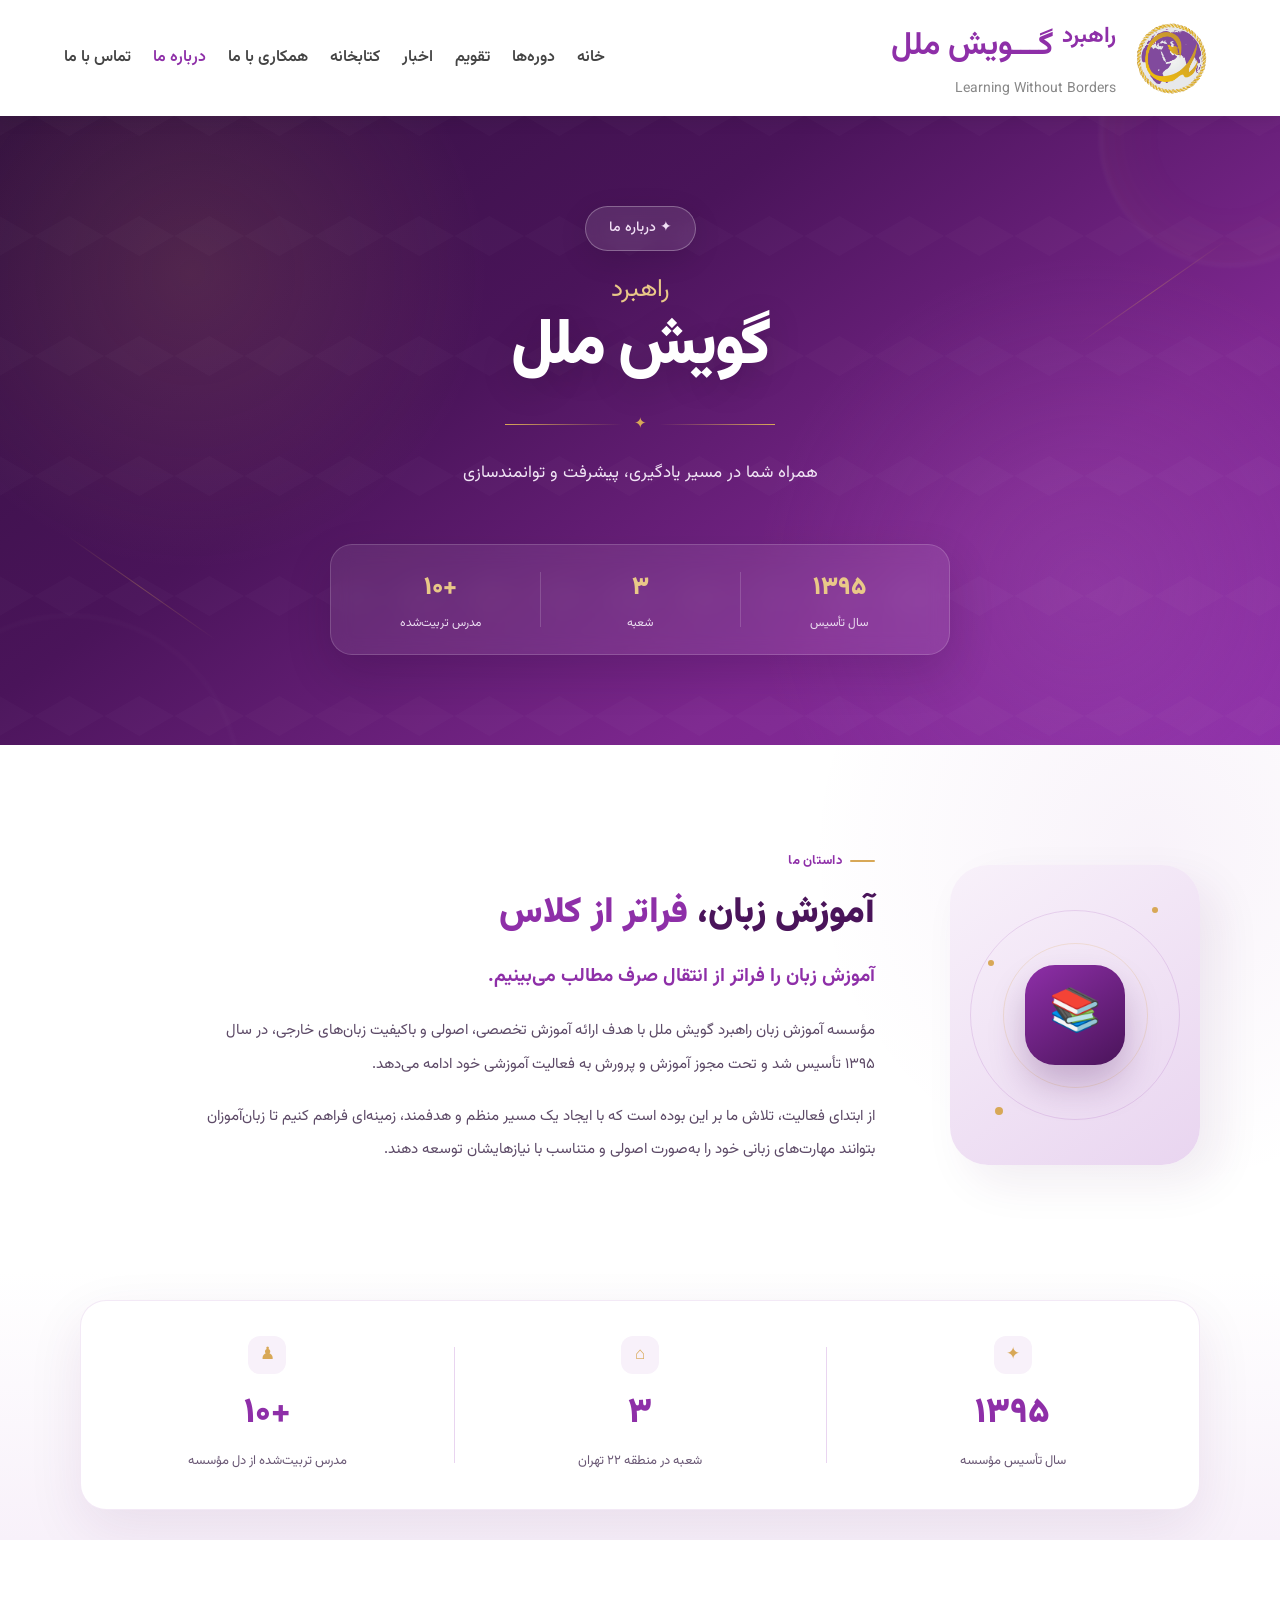
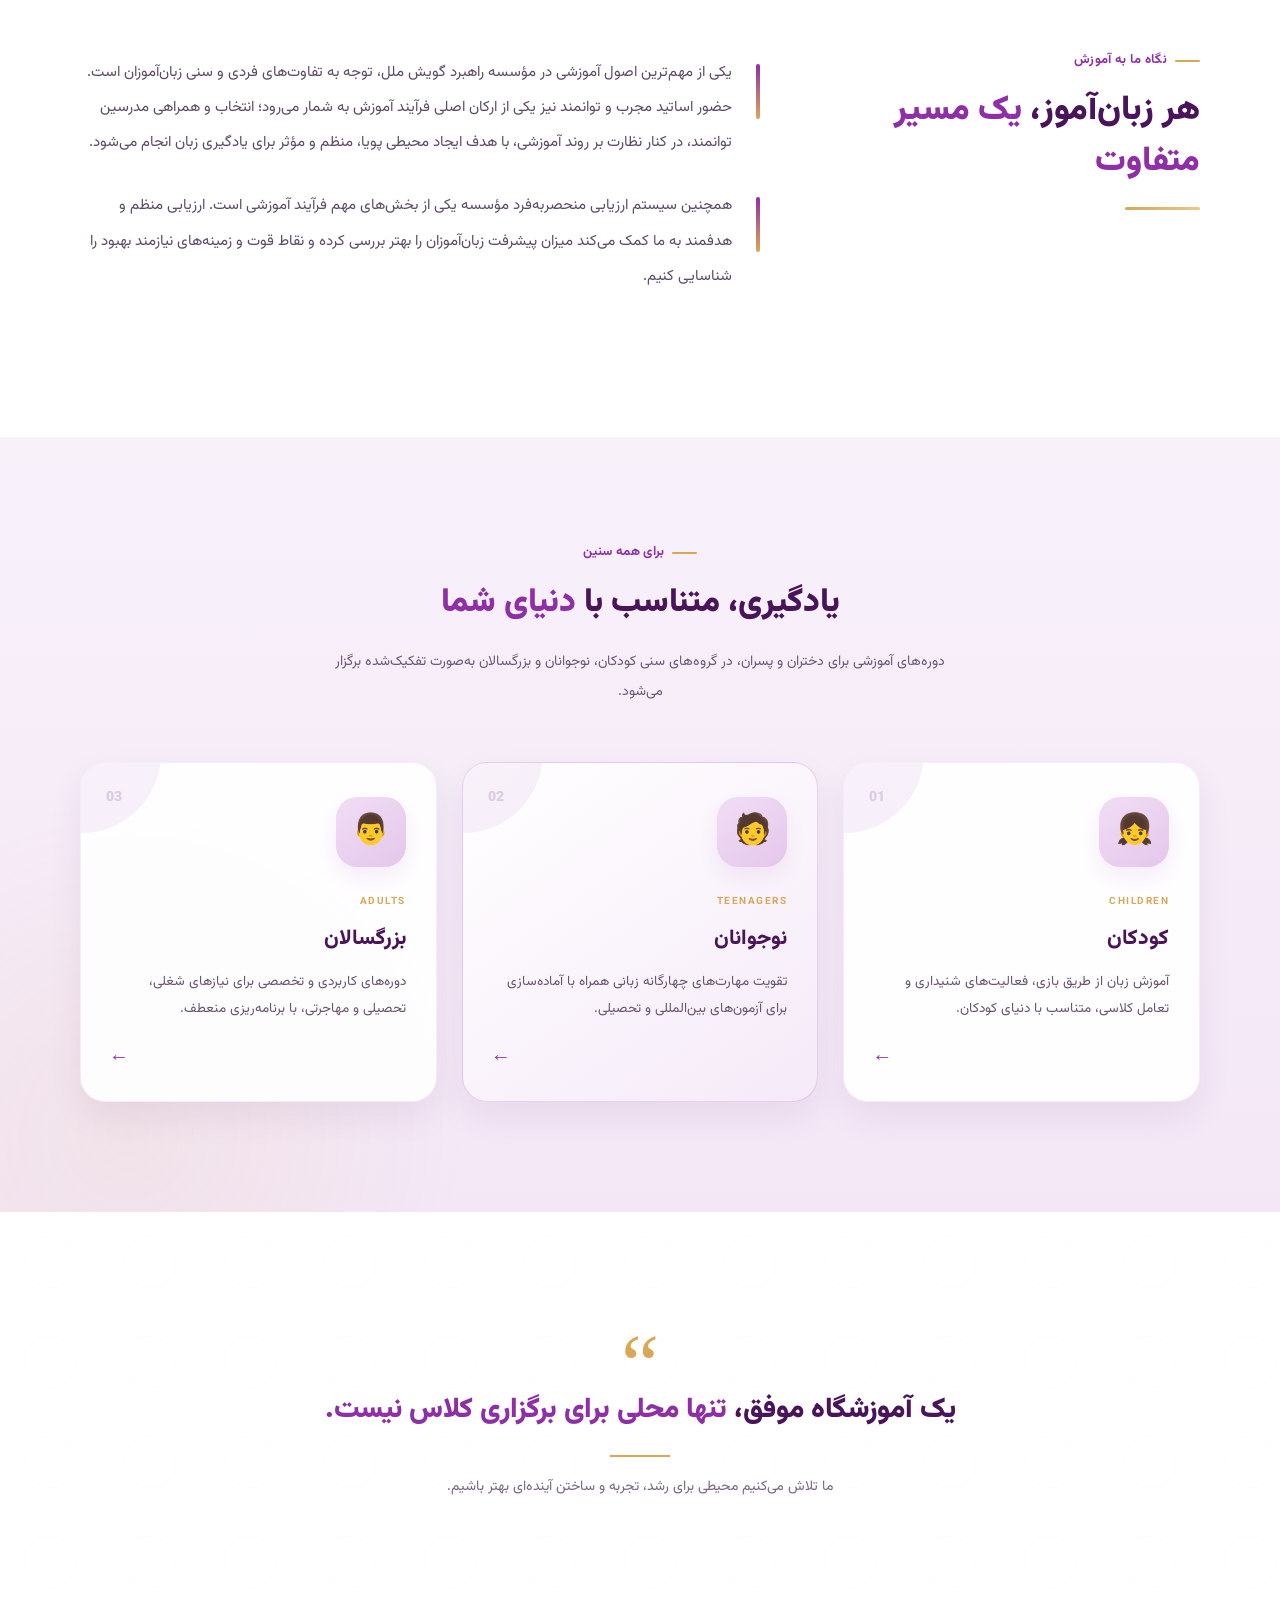
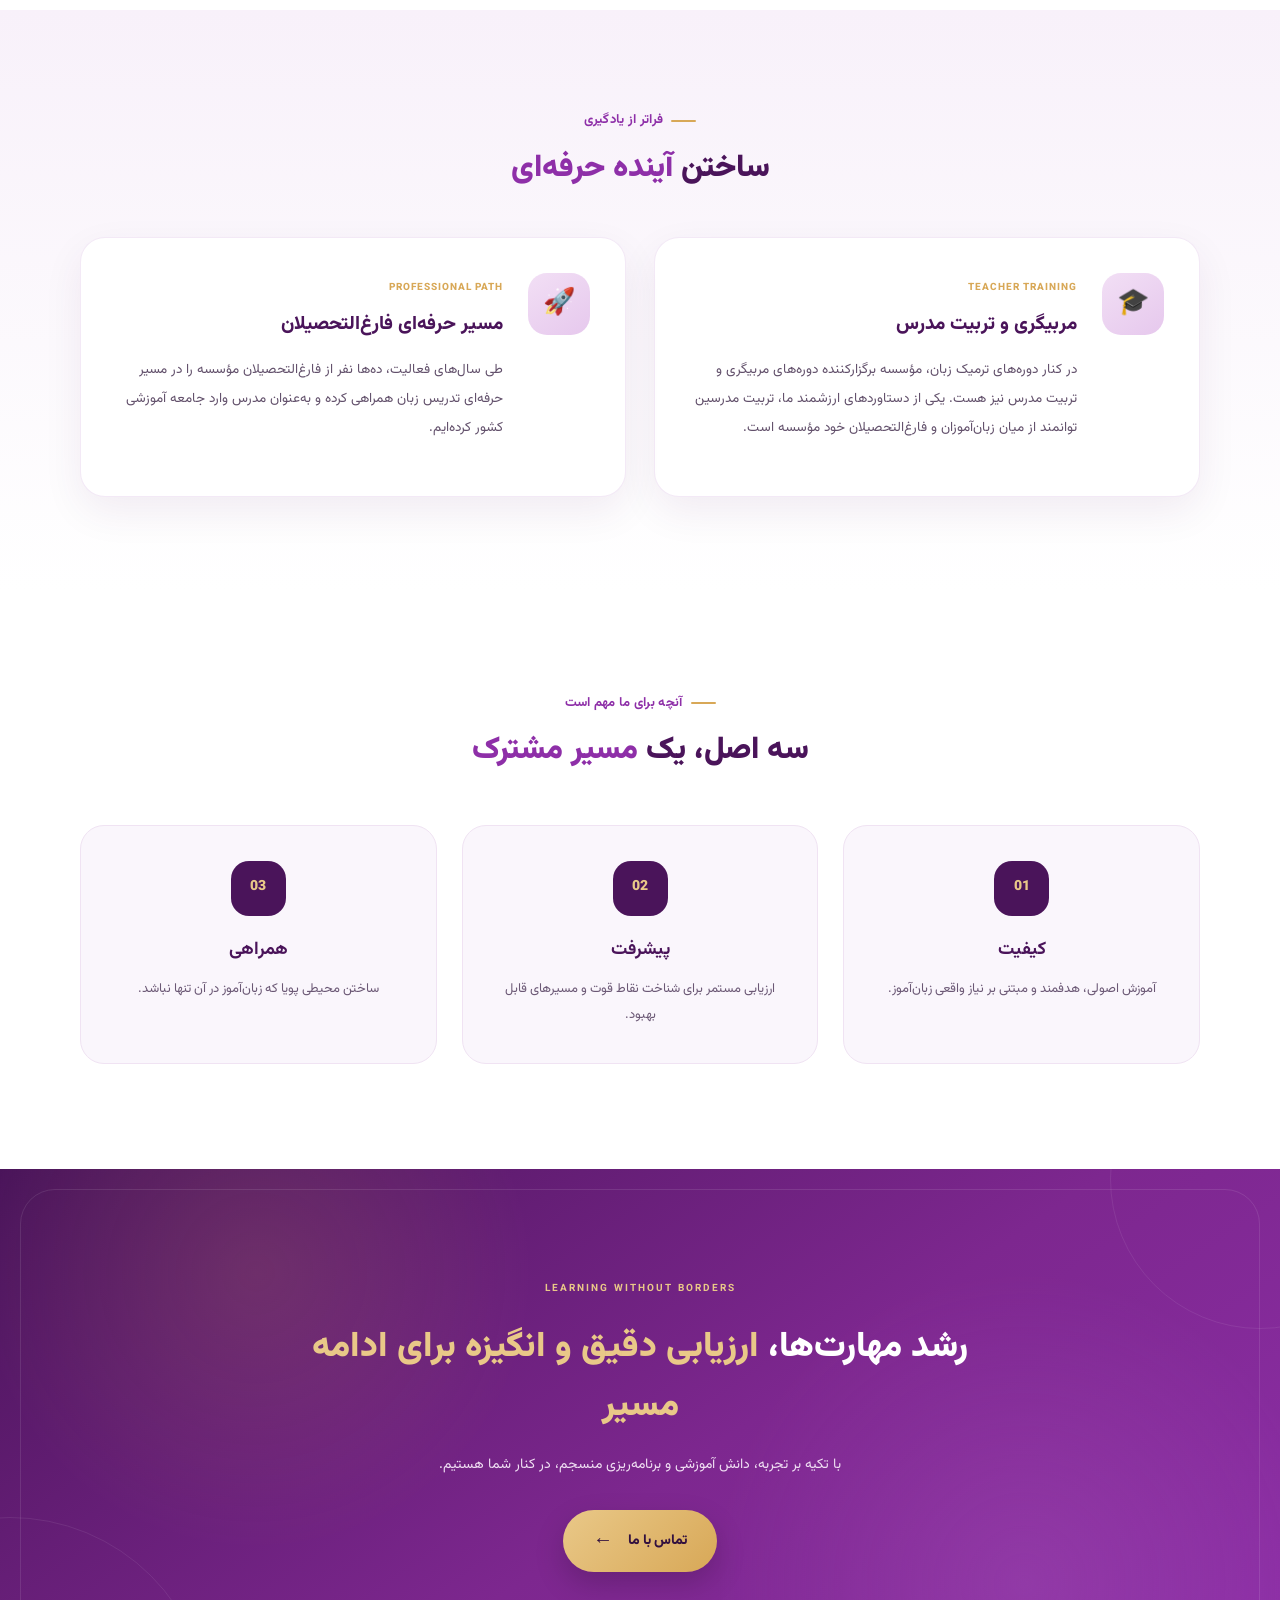
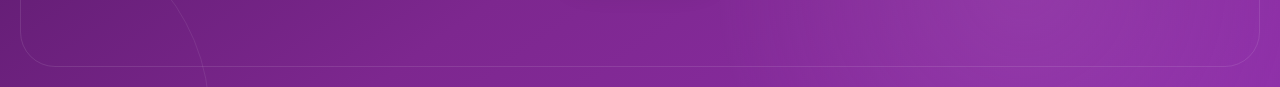
<file: about us.html>
<!DOCTYPE html>
<html lang="fa" dir="rtl">
<head>
    <meta charset="UTF-8">
    <meta name="viewport" content="width=device-width, initial-scale=1.0">
    <meta name="theme-color" content="#8E2FA8">
    <title>درباره ما | گویش ملل</title>

    <!-- ================= FONT ================= -->
    <link rel="preconnect" href="https://fonts.googleapis.com">
    <link rel="preconnect" href="https://fonts.gstatic.com" crossorigin>
    <link href="https://fonts.googleapis.com/css2?family=Vazirmatn:wght@300;400;500;700;900&display=swap" rel="stylesheet">

    <!-- ================= MAIN CSS ================= -->
    <link rel="stylesheet" href="/css/style.css">

    <style>
        /* =========================================================
           SHARED HEADER (same as the Library page)
           Placed after style.css so these rules win.
        ========================================================= */
        
        body {
            margin: 0 !important;
            padding-top: 0 !important;
        }

        header {
            margin-top: 0 !important;
            top: 0 !important;
        }

        * {
            margin: 0;
            padding: 0;
            box-sizing: border-box;
            font-family: "Vazirmatn", sans-serif;
        }

        .container {
            width: 90%;
            max-width: 1200px;
            margin: auto;
        }

        header {
            position: sticky;
            top: 0;
            right: 0;
            width: 100%;
            background: #fff;
            box-shadow: 0 5px 15px rgba(0, 0, 0, .08);
            z-index: 1000;
        }

        .nav {
            display: flex;
            justify-content: space-between;
            align-items: center;
            gap: 20px;
            padding: 12px 0;
        }

        .logo {
            display: flex;
            align-items: center;
            gap: 15px;
            flex-shrink: 0;
        }

            .logo img {
                width: 85px;
                height: 85px;
                border-radius: 50%;
                object-fit: cover;
            }

            .logo h1 {
                color: #8E2FA8;
            }

            .logo span {
                color: #888;
                font-size: 14px;
            }

        nav ul {
            list-style: none;
            display: flex;
            align-items: center;
            gap: 22px;
            flex-wrap: wrap;
        }

        nav a {
            text-decoration: none;
            color: #444;
            font-weight: 600;
            transition: color .3s;
            white-space: nowrap;
        }

            nav a:hover,
            nav a.active {
                color: #8E2FA8;
            }

        /* Tablet */
        @media screen and (max-width: 1024px) {

            .container {
                width: 92%;
            }

            .nav {
                flex-direction: column;
                gap: 12px;
                padding: 10px 0;
            }

            nav ul {
                justify-content: center;
                gap: 12px 18px;
            }
        }

        /* Mobile */
        @media screen and (max-width: 600px) {

            .logo img {
                width: 65px;
                height: 65px;
            }

            .logo h1 {
                font-size: 20px;
            }

            .logo span {
                font-size: 12px;
            }

            nav ul {
                gap: 8px 13px;
            }

            nav a {
                font-size: 12px;
            }
        }


        /* =========================================================
           ABOUT PAGE
           رنگ‌بندی هماهنگ با سایت گویش ملل
        ========================================================= */

        .about-page {
            --purple: #8E2FA8;
            --purple-dark: #4A145A;
            --purple-deep: #32103F;
            --purple-light: #B96BC9;
            --lilac: #E9D5F0;
            --lilac-light: #F8F1FA;
            --gold: #D8A857;
            --gold-light: #E9C888;
            --text: #3F2850;
            --white: #FFFFFF;
            overflow: hidden;
            background: #fff;
        }

            .about-page * {
                box-sizing: border-box;
            }

            .about-page .container {
                width: min(1120px, 92%);
                margin: 0 auto;
            }

        /* =========================================================
           HERO
           Header is now sticky (in the page flow), so the hero
           no longer needs a big top padding.
        ========================================================= */

        .about-hero {
            position: relative;
            margin-top: 0;
            min-height: 520px;
            padding: 90px 0 90px;
            display: flex;
            align-items: center;
            text-align: center;
            color: #fff;
            overflow: hidden;
            background: radial-gradient(circle at 15% 25%, rgba(216, 168, 87, .13), transparent 25%), radial-gradient(circle at 85% 75%, rgba(185, 107, 201, .20), transparent 28%), linear-gradient(145deg, #32103F 0%, #4A145A 38%, #7D278F 72%, #8E2FA8 100%);
        }

            .about-hero::before {
                content: "";
                position: absolute;
                inset: 0;
                opacity: .16;
                background-image: linear-gradient(30deg, rgba(255, 255, 255, .12) 12%, transparent 12.5%, transparent 87%, rgba(255, 255, 255, .12) 87.5%, rgba(255, 255, 255, .12)), linear-gradient(150deg, rgba(255, 255, 255, .12) 12%, transparent 12.5%, transparent 87%, rgba(255, 255, 255, .12) 87.5%, rgba(255, 255, 255, .12));
                background-size: 70px 120px;
            }

        .about-hero-content {
            position: relative;
            z-index: 3;
        }

        .about-badge {
            display: inline-flex;
            align-items: center;
            justify-content: center;
            gap: 8px;
            padding: 9px 23px;
            margin-bottom: 24px;
            border: 1px solid rgba(255, 255, 255, .28);
            border-radius: 50px;
            background: rgba(255, 255, 255, .10);
            color: #F1DFF5;
            font-size: 14px;
            font-weight: 500;
            backdrop-filter: blur(8px);
            box-shadow: 0 8px 30px rgba(0, 0, 0, .10);
        }

        .about-hero h1 {
            margin: 0;
            line-height: 1.2;
        }

        .hero-small-title {
            display: block;
            margin-bottom: 4px;
            font-size: 25px;
            font-weight: 400;
            color: #E9C888;
        }

        .hero-main-title {
            display: block;
            font-size: 64px;
            font-weight: 900;
            letter-spacing: -2px;
            text-shadow: 0 8px 35px rgba(0, 0, 0, .18);
        }

        .hero-divider {
            display: flex;
            align-items: center;
            justify-content: center;
            gap: 12px;
            width: 270px;
            margin: 25px auto 20px;
        }

            .hero-divider span {
                height: 1px;
                flex: 1;
                background: linear-gradient(90deg, transparent, #D8A857);
            }

                .hero-divider span:last-child {
                    background: linear-gradient(90deg, #D8A857, transparent);
                }

            .hero-divider i {
                color: #D8A857;
                font-style: normal;
                font-size: 15px;
            }

        .about-hero p {
            margin: 0;
            color: #F1E5F5;
            font-size: 17px;
            font-weight: 400;
        }

        .hero-mini-stats {
            width: min(620px, 100%);
            margin: 55px auto 0;
            padding: 20px 10px;
            display: grid;
            grid-template-columns: repeat(3, 1fr);
            border: 1px solid rgba(255, 255, 255, .16);
            border-radius: 22px;
            background: rgba(255, 255, 255, .08);
            backdrop-filter: blur(10px);
            box-shadow: 0 18px 45px rgba(26, 5, 35, .16);
        }

            .hero-mini-stats div {
                position: relative;
            }

                .hero-mini-stats div:not(:last-child)::after {
                    content: "";
                    position: absolute;
                    left: 0;
                    top: 10%;
                    width: 1px;
                    height: 80%;
                    background: rgba(255, 255, 255, .16);
                }

            .hero-mini-stats strong {
                display: block;
                color: #E9C888;
                font-size: 25px;
                font-weight: 900;
            }

            .hero-mini-stats small {
                display: block;
                margin-top: 3px;
                color: #EBDDF0;
                font-size: 12px;
            }

        .hero-orb {
            position: absolute;
            border-radius: 50%;
            pointer-events: none;
            filter: blur(2px);
        }

        .hero-orb-one {
            width: 260px;
            height: 260px;
            top: -110px;
            right: -80px;
            border: 1px solid rgba(255, 255, 255, .13);
            box-shadow: inset 0 0 70px rgba(216, 168, 87, .06);
        }

        .hero-orb-two {
            width: 340px;
            height: 340px;
            bottom: -210px;
            left: -100px;
            border: 1px solid rgba(255, 255, 255, .10);
        }

        .hero-line {
            position: absolute;
            width: 180px;
            height: 1px;
            background: linear-gradient(90deg, transparent, rgba(216, 168, 87, .45), transparent);
            transform: rotate(-35deg);
            opacity: .7;
        }

        .line-one {
            top: 28%;
            right: 3%;
        }

        .line-two {
            bottom: 25%;
            left: 4%;
            transform: rotate(35deg);
        }

        /* =========================================================
           SECTION COMMON
        ========================================================= */

        .section-label {
            display: inline-flex;
            align-items: center;
            gap: 8px;
            color: var(--purple);
            font-size: 13px;
            font-weight: 700;
            letter-spacing: .3px;
        }

            .section-label::before {
                content: "";
                width: 25px;
                height: 2px;
                background: var(--gold);
                border-radius: 5px;
            }

        .about-page h2 {
            margin: 12px 0 20px;
            color: var(--purple-dark);
            font-size: 31px;
            font-weight: 900;
            line-height: 1.5;
        }

            .about-page h2 span {
                color: var(--purple);
            }

        /* =========================================================
           INTRO
        ========================================================= */

        .about-intro {
            position: relative;
            padding: 100px 0 85px;
            background: radial-gradient(circle at 90% 20%, rgba(142, 47, 168, .06), transparent 28%), #fff;
        }

        .intro-layout {
            display: grid;
            grid-template-columns: 250px 1fr;
            gap: 75px;
            align-items: center;
        }

        .intro-decoration {
            position: relative;
            height: 300px;
            display: flex;
            align-items: center;
            justify-content: center;
            border-radius: 38px;
            background: linear-gradient(145deg, #F8F1FA, #E9D5F0);
            box-shadow: 18px 18px 45px rgba(74, 20, 90, .08);
            overflow: hidden;
        }

            .intro-decoration::before {
                content: "";
                position: absolute;
                width: 210px;
                height: 210px;
                border: 1px solid rgba(142, 47, 168, .15);
                border-radius: 50%;
            }

            .intro-decoration::after {
                content: "";
                position: absolute;
                width: 145px;
                height: 145px;
                border: 1px solid rgba(216, 168, 87, .22);
                border-radius: 50%;
            }

        .intro-book-icon {
            position: relative;
            z-index: 2;
            width: 100px;
            height: 100px;
            display: flex;
            align-items: center;
            justify-content: center;
            border-radius: 30px;
            background: linear-gradient(145deg, #8E2FA8, #4A145A);
            font-size: 42px;
            box-shadow: 0 20px 35px rgba(74, 20, 90, .25);
        }

        .intro-decoration > span {
            position: absolute;
            width: 6px;
            height: 6px;
            border-radius: 50%;
            background: var(--gold);
        }

            .intro-decoration > span:nth-child(2) {
                top: 42px;
                right: 42px;
            }

            .intro-decoration > span:nth-child(3) {
                bottom: 50px;
                left: 45px;
                width: 8px;
                height: 8px;
            }

            .intro-decoration > span:nth-child(4) {
                top: 95px;
                left: 38px;
            }

        .intro-content {
            max-width: 700px;
        }

            .intro-content h2 {
                font-size: 36px;
            }

            .intro-content .lede {
                margin: 0 0 20px;
                color: var(--purple);
                font-size: 19px;
                font-weight: 700;
            }

            .intro-content p:not(.lede) {
                max-width: 680px;
                margin: 0 0 18px;
                color: #5D4A67;
                font-size: 15px;
                line-height: 2.25;
            }

        /* =========================================================
           STATS
        ========================================================= */

        .about-stats {
            padding: 30px 0;
            background: linear-gradient(180deg, #fff, #F8F1FA);
        }

        .stats-box {
            display: grid;
            grid-template-columns: repeat(3, 1fr);
            overflow: hidden;
            border: 1px solid rgba(142, 47, 168, .10);
            border-radius: 26px;
            background: #fff;
            box-shadow: 0 20px 55px rgba(74, 20, 90, .09);
        }

        .stat-item {
            position: relative;
            padding: 35px 20px;
            text-align: center;
        }

            .stat-item:not(:last-child)::after {
                content: "";
                position: absolute;
                top: 22%;
                left: 0;
                width: 1px;
                height: 56%;
                background: #E9D5F0;
            }

        .stat-icon {
            width: 38px;
            height: 38px;
            margin: 0 auto 8px;
            display: flex;
            align-items: center;
            justify-content: center;
            border-radius: 12px;
            background: #F8F1FA;
            color: var(--gold);
            font-size: 17px;
        }

        .stat-num {
            color: var(--purple);
            font-size: 35px;
            font-weight: 900;
        }

        .stat-label {
            margin-top: 5px;
            color: #6A5875;
            font-size: 13px;
        }

        /* =========================================================
           PRINCIPLES
        ========================================================= */

        .about-principles {
            padding: 105px 0;
            background: #fff;
        }

        .principles-layout {
            display: grid;
            grid-template-columns: 360px 1fr;
            gap: 80px;
            align-items: start;
        }

        .principles-heading {
            position: sticky;
            top: 130px;
        }

            .principles-heading h2 {
                font-size: 34px;
            }

        .gold-line {
            width: 75px;
            height: 3px;
            border-radius: 10px;
            background: linear-gradient(90deg, var(--gold), #E9C888);
        }

        .principles-text {
            padding: 10px 0;
        }

            .principles-text p {
                position: relative;
                margin: 0 0 28px;
                padding: 0 28px 0 0;
                color: #5D4A67;
                font-size: 15px;
                line-height: 2.35;
            }

                .principles-text p::before {
                    content: "";
                    position: absolute;
                    top: 9px;
                    right: 0;
                    width: 4px;
                    height: 55px;
                    border-radius: 10px;
                    background: linear-gradient(180deg, var(--purple), var(--gold));
                }

        /* =========================================================
           AGE GROUPS
        ========================================================= */

        .about-groups {
            position: relative;
            padding: 100px 0 110px;
            background: radial-gradient(circle at 10% 90%, rgba(216, 168, 87, .09), transparent 25%), linear-gradient(180deg, #F8F1FA 0%, #F3E7F6 100%);
        }

        .groups-heading {
            max-width: 650px;
            margin: 0 auto 55px;
            text-align: center;
        }

            .groups-heading .section-label {
                justify-content: center;
            }

            .groups-heading h2 {
                margin-top: 13px;
                font-size: 33px;
            }

            .groups-heading p {
                margin: 0;
                color: #6A5875;
                font-size: 14px;
                line-height: 2.1;
            }

        .groups-grid {
            display: grid;
            grid-template-columns: repeat(3, 1fr);
            gap: 25px;
        }

        .group-card {
            position: relative;
            min-height: 340px;
            padding: 34px 30px 30px;
            border: 1px solid rgba(142, 47, 168, .08);
            border-radius: 25px;
            background: rgba(255, 255, 255, .90);
            box-shadow: 0 15px 35px rgba(74, 20, 90, .07);
            overflow: hidden;
            transition: .35s ease;
        }

            .group-card::before {
                content: "";
                position: absolute;
                width: 160px;
                height: 160px;
                top: -90px;
                left: -80px;
                border-radius: 50%;
                background: rgba(142, 47, 168, .06);
                transition: .35s;
            }

            .group-card:hover {
                transform: translateY(-10px);
                border-color: rgba(142, 47, 168, .18);
                box-shadow: 0 25px 50px rgba(74, 20, 90, .14);
            }

                .group-card:hover::before {
                    transform: scale(1.4);
                }

            .group-card.featured {
                background: linear-gradient(145deg, #fff, #F5EAF8);
                border-color: rgba(142, 47, 168, .20);
            }

        .card-number {
            position: absolute;
            top: 23px;
            left: 25px;
            color: #DCCBE4;
            font-size: 14px;
            font-weight: 900;
        }

        .group-icon {
            width: 70px;
            height: 70px;
            display: flex;
            align-items: center;
            justify-content: center;
            margin-bottom: 20px;
            border-radius: 21px;
            background: linear-gradient(145deg, #F1DDF5, #E4C7EB);
            font-size: 30px;
            box-shadow: 0 10px 20px rgba(142, 47, 168, .08);
        }

        .group-card-content > span {
            color: var(--gold);
            font-size: 10px;
            font-weight: 700;
            letter-spacing: 1.5px;
        }

        .group-card h3 {
            margin: 4px 0 10px;
            color: var(--purple-dark);
            font-size: 21px;
            font-weight: 800;
        }

        .group-card p {
            margin: 0;
            color: #66536F;
            font-size: 13.5px;
            line-height: 2;
        }

        .card-arrow {
            position: absolute;
            left: 28px;
            bottom: 25px;
            color: var(--purple);
            font-size: 20px;
            transition: .3s;
        }

        .group-card:hover .card-arrow {
            transform: translateX(-6px);
            color: var(--gold);
        }

        /* =========================================================
           QUOTE
        ========================================================= */

        .about-quote {
            position: relative;
            padding: 110px 0;
            text-align: center;
            overflow: hidden;
            background: #fff;
        }

        .quote-pattern {
            position: absolute;
            inset: 0;
            opacity: .35;
            background: radial-gradient(circle at center, transparent 0 35%, rgba(142, 47, 168, .035) 36% 36.5%, transparent 37%);
            background-size: 100px 100px;
        }

        .about-quote .container {
            position: relative;
            z-index: 2;
        }

        .quote-mark {
            height: 60px;
            color: #D8A857;
            font-family: Georgia, serif;
            font-size: 85px;
            line-height: 1;
        }

        .about-quote blockquote {
            max-width: 750px;
            margin: 5px auto 20px;
            color: var(--purple-dark);
            font-size: 28px;
            font-weight: 900;
            line-height: 1.7;
        }

            .about-quote blockquote span {
                color: var(--purple);
            }

        .quote-line {
            width: 60px;
            height: 2px;
            margin: 0 auto 18px;
            background: var(--gold);
        }

        .about-quote p {
            margin: 0;
            color: #796580;
            font-size: 14px;
        }

        /* =========================================================
           TEACHER TRAINING
        ========================================================= */

        .about-split {
            padding: 95px 0;
            background: linear-gradient(180deg, #F8F1FA, #fff);
        }

        .split-heading {
            margin-bottom: 45px;
            text-align: center;
        }

            .split-heading .section-label {
                justify-content: center;
            }

            .split-heading h2 {
                margin-bottom: 0;
            }

        .split-grid {
            display: grid;
            grid-template-columns: repeat(2, 1fr);
            gap: 28px;
        }

        .split-card {
            position: relative;
            display: flex;
            gap: 25px;
            min-height: 260px;
            padding: 35px;
            border: 1px solid rgba(142, 47, 168, .10);
            border-radius: 25px;
            background: #fff;
            box-shadow: 0 15px 40px rgba(74, 20, 90, .07);
            overflow: hidden;
            transition: .3s;
        }

            .split-card::after {
                content: "";
                position: absolute;
                bottom: 0;
                right: 0;
                width: 100%;
                height: 4px;
                background: linear-gradient(90deg, var(--gold), var(--purple));
                transform: scaleX(0);
                transform-origin: right;
                transition: .3s;
            }

            .split-card:hover {
                transform: translateY(-7px);
                box-shadow: 0 23px 50px rgba(74, 20, 90, .12);
            }

                .split-card:hover::after {
                    transform: scaleX(1);
                }

        .split-icon {
            flex: 0 0 62px;
            width: 62px;
            height: 62px;
            display: flex;
            align-items: center;
            justify-content: center;
            border-radius: 19px;
            background: linear-gradient(145deg, #F2DFF5, #E6C8ED);
            font-size: 26px;
        }

        .split-content > span {
            color: var(--gold);
            font-size: 10px;
            font-weight: 800;
            letter-spacing: 1px;
        }

        .split-card h3 {
            margin: 6px 0 13px;
            color: var(--purple-dark);
            font-size: 19px;
            font-weight: 800;
        }

        .split-card p {
            margin: 0;
            color: #62506B;
            font-size: 13.5px;
            line-height: 2.15;
        }

        /* =========================================================
           VALUES
        ========================================================= */

        .about-values {
            padding: 95px 0 105px;
            background: #fff;
        }

        .values-heading {
            margin-bottom: 50px;
            text-align: center;
        }

            .values-heading .section-label {
                justify-content: center;
            }

        .values-grid {
            display: grid;
            grid-template-columns: repeat(3, 1fr);
            gap: 25px;
        }

        .value-item {
            position: relative;
            padding: 35px 28px;
            text-align: center;
            border-radius: 24px;
            background: #FAF6FC;
            border: 1px solid #F0E3F3;
            transition: .3s;
        }

            .value-item:hover {
                transform: translateY(-7px);
                background: #fff;
                box-shadow: 0 20px 40px rgba(74, 20, 90, .09);
            }

        .value-icon {
            width: 55px;
            height: 55px;
            margin: 0 auto 18px;
            display: flex;
            align-items: center;
            justify-content: center;
            border-radius: 18px;
            background: var(--purple-dark);
            color: #E9C888;
            font-size: 14px;
            font-weight: 900;
        }

        .value-item h3 {
            margin: 0 0 10px;
            color: var(--purple-dark);
            font-size: 18px;
        }

        .value-item p {
            margin: 0;
            color: #6B5875;
            font-size: 13px;
            line-height: 2;
        }

        /* =========================================================
           CLOSING
        ========================================================= */

        .about-closing {
            position: relative;
            padding: 105px 0 115px;
            text-align: center;
            color: #fff;
            overflow: hidden;
            background: radial-gradient(circle at 20% 20%, rgba(216, 168, 87, .14), transparent 25%), radial-gradient(circle at 80% 80%, rgba(185, 107, 201, .22), transparent 28%), linear-gradient(145deg, #4A145A, #7D278F 55%, #8E2FA8);
        }

            .about-closing::before {
                content: "";
                position: absolute;
                inset: 20px;
                border: 1px solid rgba(255, 255, 255, .10);
                border-radius: 35px;
                pointer-events: none;
            }

        .closing-content {
            position: relative;
            z-index: 2;
        }

        .closing-badge {
            display: inline-block;
            margin-bottom: 20px;
            color: #E9C888;
            font-size: 10px;
            font-weight: 700;
            letter-spacing: 2px;
        }

        .about-closing h2 {
            max-width: 720px;
            margin: 0 auto;
            color: #fff;
            font-size: 35px;
            line-height: 1.7;
        }

            .about-closing h2 span {
                color: #E9C888;
            }

        .about-closing p {
            margin: 16px auto 0;
            color: #F0DFF3;
            font-size: 14px;
        }

        .closing-btn {
            display: inline-flex;
            align-items: center;
            gap: 15px;
            margin-top: 32px;
            padding: 13px 30px;
            border-radius: 50px;
            background: linear-gradient(135deg, #E9C888, #D8A857);
            color: #32103F;
            text-decoration: none;
            font-size: 14px;
            font-weight: 800;
            box-shadow: 0 12px 30px rgba(0, 0, 0, .18);
            transition: .3s;
        }

            .closing-btn span {
                font-size: 20px;
                transition: .3s;
            }

            .closing-btn:hover {
                transform: translateY(-4px);
                box-shadow: 0 18px 35px rgba(0, 0, 0, .25);
            }

                .closing-btn:hover span {
                    transform: translateX(-5px);
                }

        .closing-glow {
            position: absolute;
            border-radius: 50%;
            border: 1px solid rgba(255, 255, 255, .08);
        }

        .glow-one {
            width: 300px;
            height: 300px;
            right: -130px;
            top: -140px;
        }

        .glow-two {
            width: 400px;
            height: 400px;
            left: -190px;
            bottom: -230px;
        }

        /* =========================================================
           RESPONSIVE
        ========================================================= */

        @media (max-width: 900px) {

            .about-hero {
                min-height: 500px;
                padding-top: 80px;
            }

            .hero-main-title {
                font-size: 54px;
            }

            .intro-layout {
                grid-template-columns: 190px 1fr;
                gap: 45px;
            }

            .intro-decoration {
                height: 250px;
            }

            .principles-layout {
                grid-template-columns: 280px 1fr;
                gap: 45px;
            }

            .groups-grid,
            .values-grid {
                grid-template-columns: repeat(2, 1fr);
            }

            .group-card:last-child {
                grid-column: 1 / -1;
                max-width: calc(50% - 12px);
                width: 100%;
                margin: 0 auto;
            }
        }

        @media (max-width: 768px) {

            .about-hero {
                min-height: 520px;
                padding: 70px 0 75px;
            }

            .hero-main-title {
                font-size: 45px;
                letter-spacing: -1px;
            }

            .hero-small-title {
                font-size: 21px;
            }

            .about-hero p {
                font-size: 15px;
            }

            .hero-mini-stats {
                margin-top: 40px;
            }

                .hero-mini-stats strong {
                    font-size: 22px;
                }

            .about-intro {
                padding: 75px 0;
            }

            .intro-layout {
                grid-template-columns: 1fr;
                gap: 40px;
            }

            .intro-decoration {
                width: 180px;
                height: 180px;
                margin: 0 auto;
                border-radius: 30px;
            }

                .intro-decoration::before {
                    width: 135px;
                    height: 135px;
                }

                .intro-decoration::after {
                    width: 95px;
                    height: 95px;
                }

            .intro-book-icon {
                width: 70px;
                height: 70px;
                border-radius: 20px;
                font-size: 30px;
            }

            .intro-content {
                text-align: center;
            }

                .intro-content .section-label {
                    justify-content: center;
                }

                .intro-content h2 {
                    font-size: 29px;
                }

            .stats-box {
                grid-template-columns: 1fr;
            }

            .stat-item:not(:last-child)::after {
                top: auto;
                bottom: 0;
                left: 10%;
                width: 80%;
                height: 1px;
            }

            .about-principles {
                padding: 75px 0;
            }

            .principles-layout {
                grid-template-columns: 1fr;
                gap: 30px;
            }

            .principles-heading {
                position: static;
                text-align: center;
            }

                .principles-heading .section-label {
                    justify-content: center;
                }

            .gold-line {
                margin: 0 auto;
            }

            .principles-text p {
                text-align: right;
            }

            .about-groups {
                padding: 75px 0;
            }

            .groups-heading h2 {
                font-size: 28px;
            }

            .groups-grid {
                grid-template-columns: 1fr;
            }

            .group-card:last-child {
                grid-column: auto;
                max-width: none;
            }

            .about-quote {
                padding: 80px 0;
            }

                .about-quote blockquote {
                    font-size: 23px;
                }

            .about-split {
                padding: 75px 0;
            }

            .split-grid {
                grid-template-columns: 1fr;
            }

            .about-values {
                padding: 75px 0;
            }

            .values-grid {
                grid-template-columns: 1fr;
            }

            .about-closing {
                padding: 80px 0 90px;
            }

                .about-closing h2 {
                    font-size: 28px;
                }
        }

        @media (max-width: 480px) {

            .about-hero {
                padding-top: 60px;
            }

            .hero-main-title {
                font-size: 39px;
            }

            .hero-mini-stats {
                padding: 15px 5px;
            }

                .hero-mini-stats strong {
                    font-size: 19px;
                }

                .hero-mini-stats small {
                    font-size: 10px;
                }

            .about-page h2 {
                font-size: 27px;
            }

            .split-card {
                flex-direction: column;
                padding: 28px;
            }

            .split-icon {
                flex-basis: auto;
            }

            .about-closing h2 {
                font-size: 25px;
            }
        }
    </style>
</head>

<body>

    <!-- =========================================================
         HEADER (same as the Library page)
    ========================================================= -->

    <header>
        <div class="container nav">

            <div class="logo">
                <img src="logo.jfif" alt="لوگوی گویش ملل">

                <div>
                    <h1>
                        <sup><small>راهبرد</small></sup>
                        <b>گـــویش ملل</b>
                    </h1>

                    <span>Learning Without Borders</span>
                </div>
            </div>

            <nav>
                <ul>
                    <li><a href="index.html">خانه</a></li>
                    <li><a href="courses.html" target="_blank">دوره‌ها</a></li>
                    <li><a href="calender.html" target="_blank">تقویم</a></li>
                    <li><a href="news.html" target="_blank">اخبار</a></li>
                    <li><a href="library.html">کتابخانه</a></li>
                    <li><a href="careers.html">همکاری با ما</a></li>
                    <li><a href="about us.html" class="active">درباره ما</a></li>
                    <li><a href="contact us.html" target="_blank">تماس با ما</a></li>
                </ul>
            </nav>

        </div>
    </header>


    <!-- ================= ABOUT PAGE ================= -->

    <main class="about-page">

        <!-- ================= HERO ================= -->

        <section class="about-hero">
            <div class="hero-orb hero-orb-one"></div>
            <div class="hero-orb hero-orb-two"></div>
            <div class="hero-line line-one"></div>
            <div class="hero-line line-two"></div>

            <div class="container about-hero-content">
                <div class="about-badge">✦ درباره ما</div>

                <h1>
                    <span class="hero-small-title">راهبرد</span>
                    <span class="hero-main-title">گویش ملل</span>
                </h1>

                <div class="hero-divider">
                    <span></span>
                    <i>✦</i>
                    <span></span>
                </div>

                <p>
                    همراه شما در مسیر یادگیری، پیشرفت و توانمندسازی
                </p>

                <div class="hero-mini-stats">
                    <div>
                        <strong>۱۳۹۵</strong>
                        <small>سال تأسیس</small>
                    </div>
                    <div>
                        <strong>۳</strong>
                        <small>شعبه</small>
                    </div>
                    <div>
                        <strong>+۱۰</strong>
                        <small>مدرس تربیت‌شده</small>
                    </div>
                </div>
            </div>
        </section>

        <!-- ================= INTRO ================= -->

        <section class="about-intro">
            <div class="container intro-layout">

                <div class="intro-decoration">
                    <div class="intro-book-icon">📚</div>
                    <span></span>
                    <span></span>
                    <span></span>
                </div>

                <div class="intro-content">
                    <div class="section-label">داستان ما</div>

                    <h2>
                        آموزش زبان،
                        <span>فراتر از کلاس</span>
                    </h2>

                    <p class="lede">
                        آموزش زبان را فراتر از انتقال صرف مطالب می‌بینیم.
                    </p>

                    <p>
                        مؤسسه آموزش زبان راهبرد گویش ملل با هدف ارائه آموزش تخصصی، اصولی و باکیفیت
                        زبان‌های خارجی، در سال ۱۳۹۵ تأسیس شد و تحت مجوز آموزش و پرورش به فعالیت
                        آموزشی خود ادامه می‌دهد.
                    </p>

                    <p>
                        از ابتدای فعالیت، تلاش ما بر این بوده است که با ایجاد یک مسیر منظم و هدفمند،
                        زمینه‌ای فراهم کنیم تا زبان‌آموزان بتوانند مهارت‌های زبانی خود را به‌صورت
                        اصولی و متناسب با نیازهایشان توسعه دهند.
                    </p>
                </div>

            </div>
        </section>

        <!-- ================= STATS ================= -->

        <section class="about-stats">
            <div class="container stats-box">

                <div class="stat-item">
                    <div class="stat-icon">✦</div>
                    <div class="stat-num">۱۳۹۵</div>
                    <div class="stat-label">سال تأسیس مؤسسه</div>
                </div>

                <div class="stat-item">
                    <div class="stat-icon">⌂</div>
                    <div class="stat-num">۳</div>
                    <div class="stat-label">شعبه در منطقه ۲۲ تهران</div>
                </div>

                <div class="stat-item">
                    <div class="stat-icon">♟</div>
                    <div class="stat-num">+۱۰</div>
                    <div class="stat-label">مدرس تربیت‌شده از دل مؤسسه</div>
                </div>

            </div>
        </section>

        <!-- ================= PRINCIPLES ================= -->

        <section class="about-principles">
            <div class="container principles-layout">

                <div class="principles-heading">
                    <div class="section-label">نگاه ما به آموزش</div>
                    <h2>
                        هر زبان‌آموز،
                        <span>یک مسیر متفاوت</span>
                    </h2>
                    <div class="gold-line"></div>
                </div>

                <div class="principles-text">
                    <p>
                        یکی از مهم‌ترین اصول آموزشی در مؤسسه راهبرد گویش ملل، توجه به تفاوت‌های
                        فردی و سنی زبان‌آموزان است. حضور اساتید مجرب و توانمند نیز یکی از ارکان
                        اصلی فرآیند آموزش به شمار می‌رود؛ انتخاب و همراهی مدرسین توانمند، در کنار
                        نظارت بر روند آموزشی، با هدف ایجاد محیطی پویا، منظم و مؤثر برای یادگیری
                        زبان انجام می‌شود.
                    </p>

                    <p>
                        همچنین سیستم ارزیابی منحصربه‌فرد مؤسسه یکی از بخش‌های مهم فرآیند آموزشی
                        است. ارزیابی منظم و هدفمند به ما کمک می‌کند میزان پیشرفت زبان‌آموزان را
                        بهتر بررسی کرده و نقاط قوت و زمینه‌های نیازمند بهبود را شناسایی کنیم.
                    </p>
                </div>

            </div>
        </section>

        <!-- ================= AGE GROUPS ================= -->

        <section class="about-groups">
            <div class="container">

                <div class="groups-heading">
                    <div class="section-label">برای همه سنین</div>
                    <h2>یادگیری، متناسب با <span>دنیای شما</span></h2>
                    <p>
                        دوره‌های آموزشی برای دختران و پسران، در گروه‌های سنی کودکان، نوجوانان و
                        بزرگسالان به‌صورت تفکیک‌شده برگزار می‌شود.
                    </p>
                </div>

                <div class="groups-grid">

                    <div class="group-card">
                        <div class="card-number">01</div>
                        <div class="group-icon">👧</div>
                        <div class="group-card-content">
                            <span>CHILDREN</span>
                            <h3>کودکان</h3>
                            <p>
                                آموزش زبان از طریق بازی، فعالیت‌های شنیداری و تعامل کلاسی،
                                متناسب با دنیای کودکان.
                            </p>
                        </div>
                        <div class="card-arrow">←</div>
                    </div>

                    <div class="group-card featured">
                        <div class="card-number">02</div>
                        <div class="group-icon">🧑</div>
                        <div class="group-card-content">
                            <span>TEENAGERS</span>
                            <h3>نوجوانان</h3>
                            <p>
                                تقویت مهارت‌های چهارگانه زبانی همراه با آماده‌سازی برای
                                آزمون‌های بین‌المللی و تحصیلی.
                            </p>
                        </div>
                        <div class="card-arrow">←</div>
                    </div>

                    <div class="group-card">
                        <div class="card-number">03</div>
                        <div class="group-icon">👨</div>
                        <div class="group-card-content">
                            <span>ADULTS</span>
                            <h3>بزرگسالان</h3>
                            <p>
                                دوره‌های کاربردی و تخصصی برای نیازهای شغلی، تحصیلی و مهاجرتی،
                                با برنامه‌ریزی منعطف.
                            </p>
                        </div>
                        <div class="card-arrow">←</div>
                    </div>

                </div>
            </div>
        </section>

        <!-- ================= QUOTE ================= -->

        <section class="about-quote">
            <div class="quote-pattern"></div>

            <div class="container">
                <div class="quote-mark">“</div>

                <blockquote>
                    یک آموزشگاه موفق،
                    <span>تنها محلی برای برگزاری کلاس نیست.</span>
                </blockquote>

                <div class="quote-line"></div>

                <p>
                    ما تلاش می‌کنیم محیطی برای رشد، تجربه و ساختن آینده‌ای بهتر باشیم.
                </p>
            </div>
        </section>

        <!-- ================= TEACHER TRAINING ================= -->

        <section class="about-split">
            <div class="container">

                <div class="split-heading">
                    <div class="section-label">فراتر از یادگیری</div>
                    <h2>ساختن <span>آینده حرفه‌ای</span></h2>
                </div>

                <div class="split-grid">

                    <div class="split-card">
                        <div class="split-icon">🎓</div>
                        <div class="split-content">
                            <span>TEACHER TRAINING</span>
                            <h3>مربیگری و تربیت مدرس</h3>
                            <p>
                                در کنار دوره‌های ترمیک زبان، مؤسسه برگزارکننده دوره‌های مربیگری و
                                تربیت مدرس نیز هست. یکی از دستاوردهای ارزشمند ما، تربیت مدرسین
                                توانمند از میان زبان‌آموزان و فارغ‌التحصیلان خود مؤسسه است.
                            </p>
                        </div>
                    </div>

                    <div class="split-card">
                        <div class="split-icon">🚀</div>
                        <div class="split-content">
                            <span>PROFESSIONAL PATH</span>
                            <h3>مسیر حرفه‌ای فارغ‌التحصیلان</h3>
                            <p>
                                طی سال‌های فعالیت، ده‌ها نفر از فارغ‌التحصیلان مؤسسه را در مسیر
                                حرفه‌ای تدریس زبان همراهی کرده و به‌عنوان مدرس وارد جامعه آموزشی
                                کشور کرده‌ایم.
                            </p>
                        </div>
                    </div>

                </div>
            </div>
        </section>

        <!-- ================= VALUES ================= -->

        <section class="about-values">
            <div class="container">

                <div class="values-heading">
                    <div class="section-label">آنچه برای ما مهم است</div>
                    <h2>سه اصل، یک <span>مسیر مشترک</span></h2>
                </div>

                <div class="values-grid">

                    <div class="value-item">
                        <div class="value-icon">01</div>
                        <h3>کیفیت</h3>
                        <p>آموزش اصولی، هدفمند و مبتنی بر نیاز واقعی زبان‌آموز.</p>
                    </div>

                    <div class="value-item">
                        <div class="value-icon">02</div>
                        <h3>پیشرفت</h3>
                        <p>ارزیابی مستمر برای شناخت نقاط قوت و مسیرهای قابل بهبود.</p>
                    </div>

                    <div class="value-item">
                        <div class="value-icon">03</div>
                        <h3>همراهی</h3>
                        <p>ساختن محیطی پویا که زبان‌آموز در آن تنها نباشد.</p>
                    </div>

                </div>

            </div>
        </section>

        <!-- ================= CLOSING ================= -->

        <section class="about-closing">
            <div class="closing-glow glow-one"></div>
            <div class="closing-glow glow-two"></div>

            <div class="container closing-content">
                <div class="closing-badge">LEARNING WITHOUT BORDERS</div>

                <h2>
                    رشد مهارت‌ها،
                    <span>ارزیابی دقیق و انگیزه برای ادامه مسیر</span>
                </h2>

                <p>
                    با تکیه بر تجربه، دانش آموزشی و برنامه‌ریزی منسجم، در کنار شما هستیم.
                </p>

                <a href="contact us.html" class="closing-btn">
                    تماس با ما
                    <span>←</span>
                </a>
            </div>
        </section>

    </main>

</body>
</html>
</file>
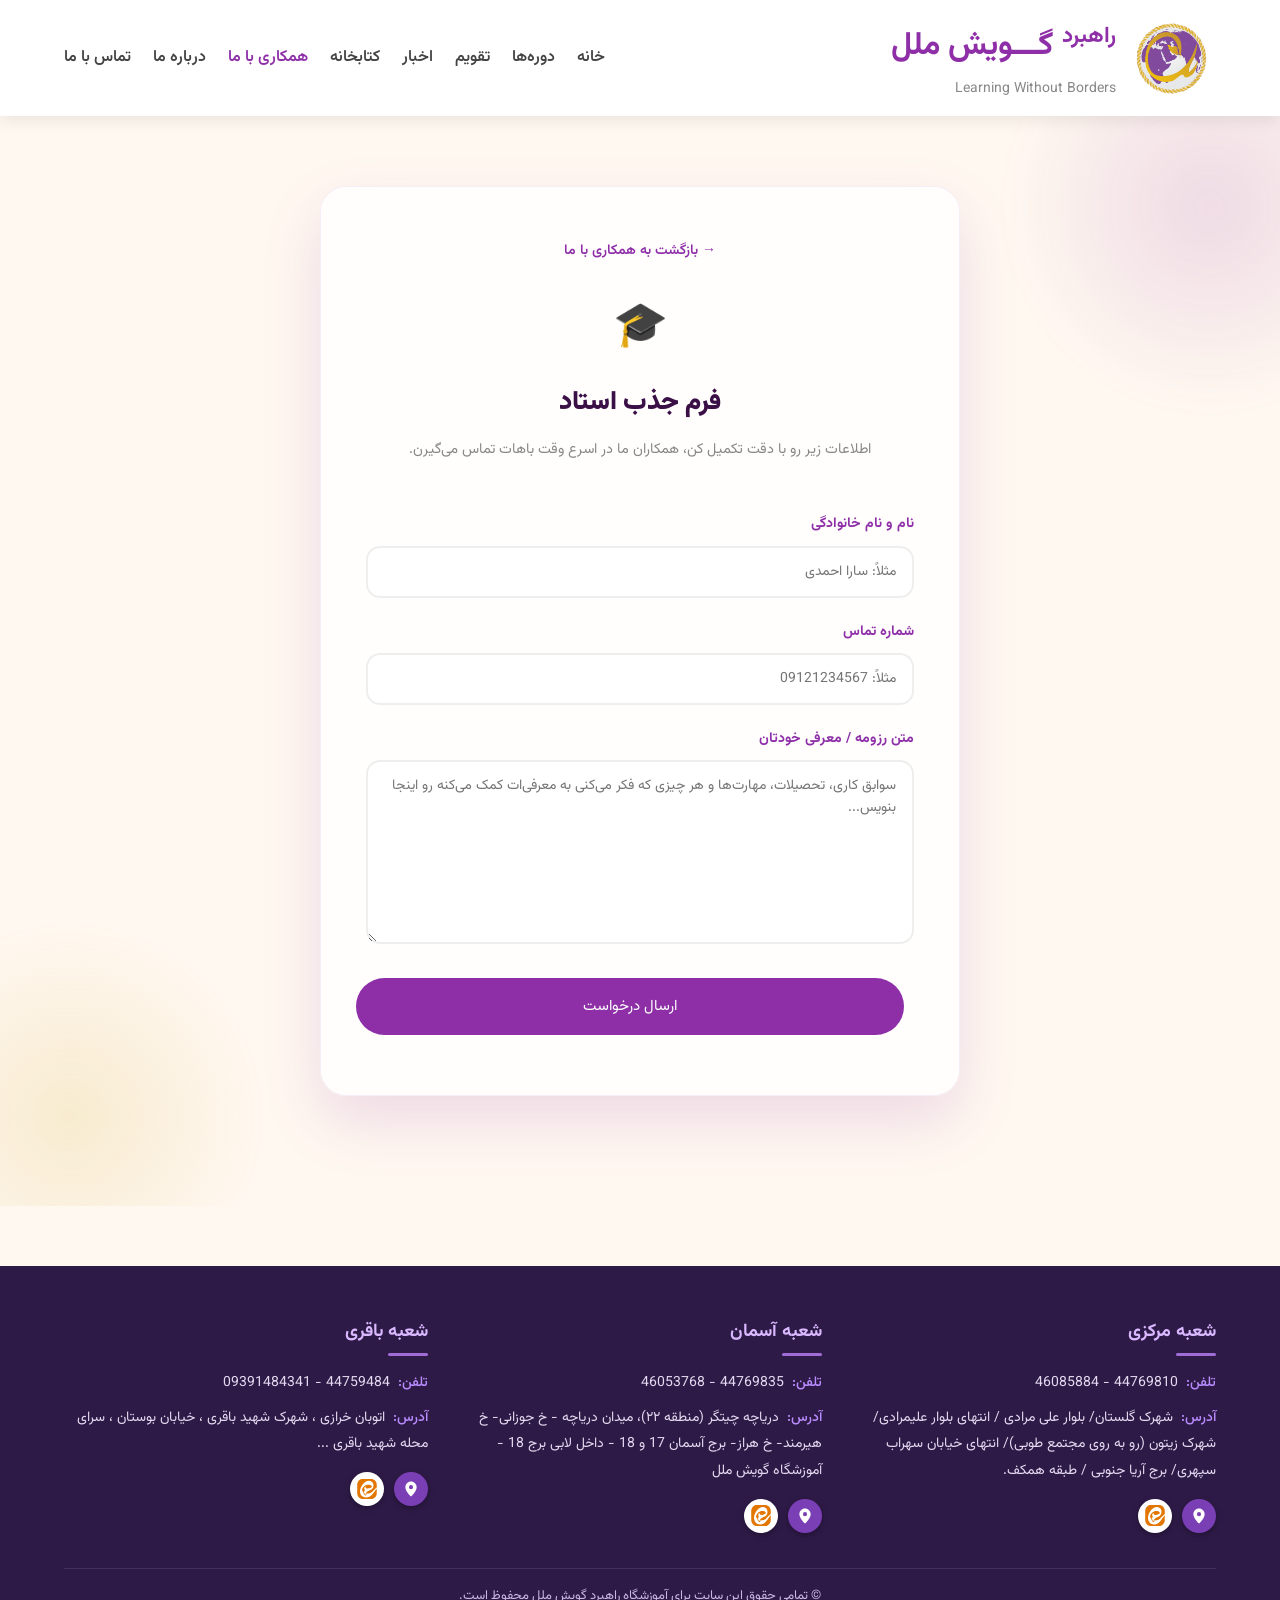
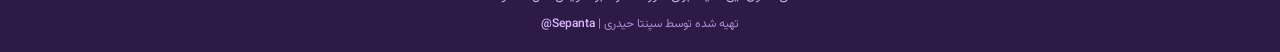
<file: apply.html>
<!DOCTYPE html>
<html lang="fa" dir="rtl">

<head>

    <meta charset="UTF-8">
    <meta name="viewport" content="width=device-width, initial-scale=1.0">
    <meta name="theme-color" content="#8E2FA8">

    <title>فرم همکاری | گویش ملل</title>

    <link rel="preconnect" href="https://fonts.googleapis.com">
    <link rel="preconnect" href="https://fonts.gstatic.com" crossorigin>

    <link href="https://fonts.googleapis.com/css2?family=Vazirmatn:wght@300;400;500;700;900&display=swap"
          rel="stylesheet">
    <link rel="stylesheet" href="css/style.css">
    <link rel="stylesheet" href="css/footer.css">



    <style>

        /* ========================= پایه ========================= */
        * {
            margin: 0;
            padding: 0;
            box-sizing: border-box;
            font-family: "Vazirmatn", sans-serif;
        }

        /* حذف هرگونه فاصله اضافی بالای هدر */
        html,
        body {
            margin: 0 !important;
            padding-top: 0 !important;
        }

        body {
            background: #FFF8F0;
            color: #333;
            line-height: 1.8;
        }

        .container {
            width: 90%;
            max-width: 1200px;
            margin: auto;
        }

        /* =========================================================
           هدر (دقیقاً مثل صفحه کتابخانه)
           بعد از style.css قرار دارد تا این قانون‌ها اعمال شوند.
        ========================================================= */

        header {
            position: sticky;
            top: 0 !important;
            right: 0;
            width: 100%;
            margin-top: 0 !important;
            background: #fff;
            box-shadow: 0 5px 15px rgba(0, 0, 0, .08);
            z-index: 1000;
        }

        .nav {
            display: flex;
            justify-content: space-between;
            align-items: center;
            gap: 20px;
            padding: 12px 0;
        }

        .logo {
            display: flex;
            align-items: center;
            gap: 15px;
            flex-shrink: 0;
        }

            .logo img {
                width: 85px;
                height: 85px;
                border-radius: 50%;
                object-fit: cover;
            }

            .logo h1 {
                color: #8E2FA8;
            }

            .logo span {
                color: #888;
                font-size: 14px;
            }

        nav ul {
            list-style: none;
            display: flex;
            align-items: center;
            gap: 22px;
            flex-wrap: wrap;
        }

        nav a {
            text-decoration: none;
            color: #444;
            font-weight: 600;
            transition: color .3s;
            white-space: nowrap;
        }

            nav a:hover,
            nav a.active {
                color: #8E2FA8;
            }

        /* تبلت */
        @media screen and (max-width: 1024px) {

            .container {
                width: 92%;
            }

            .nav {
                flex-direction: column;
                gap: 12px;
                padding: 10px 0;
            }

            nav ul {
                justify-content: center;
                gap: 12px 18px;
            }
        }

        /* موبایل */
        @media screen and (max-width: 600px) {

            .logo img {
                width: 65px;
                height: 65px;
            }

            .logo h1 {
                font-size: 20px;
            }

            .logo span {
                font-size: 12px;
            }

            nav ul {
                gap: 8px 13px;
            }

            nav a {
                font-size: 12px;
            }
        }

        /* =========================================================
           بخش فرم همکاری - APPLY SECTION
           هدر دیگر fixed نیست، پس margin-top قدیمی حذف شد.
        ========================================================= */

        .apply-section {
            min-height: 80vh;
            padding: 70px 20px 110px;
            display: flex;
            justify-content: center;
            align-items: center;
            position: relative;
            overflow: hidden;
            background: #FFF8F0;
            direction: rtl;
        }

            /* هاله‌های نرم پس‌زمینه برای عمق و زیبایی بیشتر */
            .apply-section::before,
            .apply-section::after {
                content: "";
                position: absolute;
                border-radius: 50%;
                filter: blur(10px);
                z-index: 0;
            }

            .apply-section::before {
                width: 420px;
                height: 420px;
                background: radial-gradient(circle, rgba(142,47,168,.14), transparent 70%);
                top: -120px;
                right: -140px;
            }

            .apply-section::after {
                width: 380px;
                height: 380px;
                background: radial-gradient(circle, rgba(212,175,55,.18), transparent 70%);
                bottom: -100px;
                left: -120px;
            }

        .apply-box {
            position: relative;
            z-index: 1;
            width: 100%;
            max-width: 640px;
            margin: auto;
            background: rgba(255,255,255,.85);
            backdrop-filter: blur(14px);
            -webkit-backdrop-filter: blur(14px);
            border: 1px solid rgba(142,47,168,.08);
            border-radius: 26px;
            padding: 50px 45px;
            box-shadow: 0 25px 60px rgba(142,47,168,.15);
            text-align: center;
            direction: rtl;
            transition: .4s;
        }

        .apply-back {
            display: inline-block;
            color: #8E2FA8;
            text-decoration: none;
            font-size: 14px;
            font-weight: 600;
            margin-bottom: 25px;
            transition: .3s;
        }

            .apply-back:hover {
                color: #D4AF37;
                transform: translateX(4px);
            }

        .apply-icon {
            font-size: 44px;
            margin-bottom: 12px;
        }

        .apply-box h1 {
            color: #3a1046;
            font-size: 26px;
            font-weight: 900;
            margin-bottom: 10px;
        }

        .apply-box > p {
            color: #888;
            font-size: 14.5px;
            margin-bottom: 35px;
        }

        /* ---------- فرم ---------- */

        .apply-form {
            text-align: right;
            display: flex;
            flex-direction: column;
            gap: 8px;
            direction: rtl;
        }

            .apply-form label {
                font-size: 14px;
                font-weight: 700;
                color: #8E2FA8;
                margin-top: 14px;
            }

            .apply-form input,
            .apply-form textarea {
                border: 2px solid #eee;
                background: white;
                border-radius: 14px;
                padding: 13px 16px;
                font-family: "Vazirmatn", sans-serif;
                font-size: 14px;
                resize: vertical;
                transition: .3s;
                direction: rtl;
                text-align: right;
            }

                .apply-form input:focus,
                .apply-form textarea:focus {
                    outline: none;
                    border-color: #8E2FA8;
                    box-shadow: 0 0 0 4px rgba(142,47,168,.1);
                }

        .apply-submit {
            margin-top: 26px;
            border: none;
            cursor: pointer;
            font-family: "Vazirmatn", sans-serif;
            font-size: 15px;
            width: 100%;
            padding: 15px 35px;
            background: #8E2FA8;
            color: white;
            border-radius: 40px;
            transition: .3s;
        }

            .apply-submit:hover {
                background: #D4AF37;
                transform: translateY(-4px);
                box-shadow: 0 12px 25px rgba(212,175,55,.35);
            }

        /* ---------- پیام موفقیت ---------- */

        .apply-success {
            display: none;
            margin-top: 25px;
            background: rgba(46,160,90,.1);
            color: #2ea05a;
            font-weight: 600;
            padding: 16px;
            border-radius: 14px;
        }

            .apply-success.show {
                display: block;
            }

        /* ---------- ریسپانسیو ---------- */

        @media (max-width: 600px) {

            .apply-section {
                padding: 45px 15px 80px;
            }

            .apply-box {
                padding: 38px 26px;
            }

                .apply-box h1 {
                    font-size: 22px;
                }
        }
    </style>

</head>

<body>

    <!-- =========================================================
         HEADER (دقیقاً مثل صفحه کتابخانه)
    ========================================================= -->

    <header>
        <div class="container nav">

            <div class="logo">
                <img src="logo.jfif" alt="لوگوی گویش ملل">

                <div>
                    <h1>
                        <sup><small>راهبرد</small></sup>
                        <b>گـــویش ملل</b>
                    </h1>

                    <span>Learning Without Borders</span>
                </div>
            </div>

            <nav>
                <ul>
                    <li><a href="index.html">خانه</a></li>
                    <li><a href="courses.html" target="_blank">دوره‌ها</a></li>
                    <li><a href="calender.html" target="_blank">تقویم</a></li>
                    <li><a href="news.html" target="_blank">اخبار</a></li>
                    <li><a href="library.html">کتابخانه</a></li>
                    <li><a href="careers.html" class="active">همکاری با ما</a></li>
                    <li><a href="about us.html" target="_blank">درباره ما</a></li>
                    <li><a href="contact us.html" target="_blank">تماس با ما</a></li>
                </ul>
            </nav>

        </div>
    </header>

    <!-- ================= APPLY SECTION ================= -->

    <section class="apply-section">
        <div class="container apply-box">

            <a href="careers.html" class="apply-back">→ بازگشت به همکاری با ما</a>

            <!-- عنوان و آیکون بسته به نوع فرم، توسط جاوااسکریپت پر می‌شود -->
            <div class="apply-icon" id="applyIcon">🎓</div>
            <h1 id="applyTitle">فرم جذب استاد</h1>
            <p id="applySubtitle">اطلاعات زیر رو با دقت تکمیل کن، همکاران ما در اسرع وقت باهات تماس می‌گیرن.</p>

            <form id="applyForm" class="apply-form">

                <!-- فیلد مخفی برای مشخص کردن نوع درخواست (استاد/پرسنل) هنگام ارسال -->
                <input type="hidden" id="applyType" name="type">

                <label>نام و نام خانوادگی</label>
                <input type="text" name="fullname" placeholder="مثلاً: سارا احمدی" required>

                <label>شماره تماس</label>
                <input type="tel" name="phone" placeholder="مثلاً: 09121234567" pattern="09[0-9]{9}" required>

                <label>متن رزومه / معرفی خودتان</label>
                <textarea name="resume" rows="7"
                          placeholder="سوابق کاری، تحصیلات، مهارت‌ها و هر چیزی که فکر می‌کنی به معرفی‌ات کمک می‌کنه رو اینجا بنویس..."
                          required></textarea>

                <button type="submit" class="btn apply-submit">ارسال درخواست</button>

            </form>

            <!-- پیام موفقیت بعد از ارسال -->
            <div class="apply-success" id="applySuccess">
                ✅ درخواست شما با موفقیت ثبت شد. همکاران ما به‌زودی با شما تماس می‌گیرند.
            </div>

        </div>
    </section>

    <script>

        /* =========================================================
           تنظیم عنوان و آیکون فرم بر اساس نوع درخواست
           نوع درخواست از آدرس صفحه خونده می‌شه:
           apply.html?type=teacher  →  فرم جذب استاد
           apply.html?type=staff    →  فرم جذب پرسنل
        ========================================================= */

        const params = new URLSearchParams(window.location.search);
        const applyType = params.get("type") || "teacher"; // پیش‌فرض: استاد

        const applyContent = {
            teacher: {
                icon: "🎓",
                title: "فرم جذب استاد",
                subtitle: "اطلاعات زیر رو با دقت تکمیل کن، همکاران ما در اسرع وقت باهات تماس می‌گیرن."
            },
            staff: {
                icon: "🧑‍💼",
                title: "فرم جذب پرسنل",
                subtitle: "اطلاعات زیر رو با دقت تکمیل کن، تیم منابع انسانی ما بررسی و باهات تماس می‌گیره."
            }
        };

        document.getElementById("applyIcon").textContent = applyContent[applyType].icon;
        document.getElementById("applyTitle").textContent = applyContent[applyType].title;
        document.getElementById("applySubtitle").textContent = applyContent[applyType].subtitle;
        document.getElementById("applyType").value = applyType;

        /* =========================================================
           ارسال فرم به API
        ========================================================= */

        const applyForm = document.getElementById("applyForm");
        const applySuccess = document.getElementById("applySuccess");

        applyForm.addEventListener("submit", async function (e) {

            e.preventDefault();

            const submitButton = applyForm.querySelector(".apply-submit");

            const formData = {
                fullName: applyForm.elements.namedItem("fullname").value.trim(),
                phoneNumber: applyForm.elements.namedItem("phone").value.trim(),
                resumeAndIntroduction: applyForm.elements.namedItem("resume").value.trim(),
                applicationType: document.getElementById("applyType").value
            };

            submitButton.disabled = true;
            submitButton.textContent = "در حال ارسال...";

            try {

                const response = await fetch("/api/CooperationApplications", {
                    method: "POST",
                    headers: {
                        "Content-Type": "application/json"
                    },
                    body: JSON.stringify(formData)
                });

                if (!response.ok) {
                    throw new Error("خطا در ثبت درخواست");
                }

                applyForm.style.display = "none";
                applySuccess.classList.add("show");

            }
            catch (error) {

                alert("ثبت درخواست با مشکل مواجه شد. لطفاً دوباره تلاش کنید.");

                submitButton.disabled = false;
                submitButton.textContent = "ارسال درخواست";

                console.error(error);
            }

        });

    </script>

    <footer class="site-footer">

        <div class="container footer-inner">

            <!-- شعبه مرکزی -->
            <div class="branch-box">
                <h3 class="branch-name">شعبه مرکزی</h3>
                <p class="branch-info">
                    <span class="info-label">تلفن:</span> 44769810 - 46085884
                </p>
                <p class="branch-info">
                    <span class="info-label">آدرس:</span> شهرک گلستان/ بلوار علی مرادی / انتهای بلوار علیمرادی/ شهرک زیتون (رو به روی مجتمع طوبی)/ انتهای خیابان سهراب سپهری/ برج آریا جنوبی / طبقه همکف.
                </p>
                <div class="branch-icons">
                    <a href="https://maps.app.goo.gl/zdPc5Vm2YprkgbNQ8?g_st=iw" target="_blank" rel="noopener noreferrer"
                       class="mini-icon map" aria-label="موقعیت شعبه مرکزی روی نقشه">
                        <svg xmlns="http://www.w3.org/2000/svg" viewBox="0 0 24 24" width="18" height="18" fill="white">
                            <path d="M12 2C7.86 2 4.5 5.36 4.5 9.5c0 5.25 6.5 11.5 7.05 12 .27.24.68.24.95 0 .55-.5 7.05-6.75 7.05-12C19.5 5.36 16.14 2 12 2zm0 10.25a2.75 2.75 0 1 1 0-5.5 2.75 2.75 0 0 1 0 5.5z" />
                        </svg>
                    </a>
                    <a href="https://eitaa.com/@Rahbordgouyeshmelal" target="_blank" rel="noopener noreferrer"
                       class="mini-icon eitaa" aria-label="ایتای شعبه مرکزی">
                        <img src="eitaa.svg" alt="ایتا" class="mini-eitaa-img">
                    </a>
                </div>
            </div>

            <!-- شعبه آسمان -->
            <div class="branch-box">
                <h3 class="branch-name">شعبه آسمان</h3>
                <p class="branch-info">
                    <span class="info-label">تلفن:</span> 44769835 - 46053768
                </p>
                <p class="branch-info">
                    <span class="info-label">آدرس:</span> دریاچه چیتگر (منطقه ۲۲)، میدان دریاچه - خ جوزانی- خ هیرمند- خ هراز- برج آسمان 17 و 18 - داخل لابی برج 18 - آموزشگاه گویش ملل
                </p>
                <div class="branch-icons">
                    <a href="https://share.google/ScFgq66tfix2D5GCZ" target="_blank" rel="noopener noreferrer"
                       class="mini-icon map" aria-label="موقعیت شعبه آسمان روی نقشه">
                        <svg xmlns="http://www.w3.org/2000/svg" viewBox="0 0 24 24" width="18" height="18" fill="white">
                            <path d="M12 2C7.86 2 4.5 5.36 4.5 9.5c0 5.25 6.5 11.5 7.05 12 .27.24.68.24.95 0 .55-.5 7.05-6.75 7.05-12C19.5 5.36 16.14 2 12 2zm0 10.25a2.75 2.75 0 1 1 0-5.5 2.75 2.75 0 0 1 0 5.5z" />
                        </svg>
                    </a>
                    <a href="https://eitaa.com/@Gouyesh_Melal_Aseman" target="_blank" rel="noopener noreferrer"
                       class="mini-icon eitaa" aria-label="ایتای شعبه آسمان">
                        <img src="eitaa.svg" alt="ایتا" class="mini-eitaa-img">
                    </a>
                </div>
            </div>

            <!-- شعبه باقری -->
            <div class="branch-box">
                <h3 class="branch-name">شعبه باقری</h3>
                <p class="branch-info">
                    <span class="info-label">تلفن:</span> 44759484 - 09391484341
                </p>
                <p class="branch-info">
                    <span class="info-label">آدرس:</span> اتوبان خرازی ، شهرک شهید باقری ، خیابان بوستان ، سرای محله شهید باقری ...
                </p>
                <div class="branch-icons">
                    <a href="https://share.google/pdkI3DRrQrtzLsZxH" target="_blank" rel="noopener noreferrer"
                       class="mini-icon map" aria-label="موقعیت شعبه باقری روی نقشه">
                        <svg xmlns="http://www.w3.org/2000/svg" viewBox="0 0 24 24" width="18" height="18" fill="white">
                            <path d="M12 2C7.86 2 4.5 5.36 4.5 9.5c0 5.25 6.5 11.5 7.05 12 .27.24.68.24.95 0 .55-.5 7.05-6.75 7.05-12C19.5 5.36 16.14 2 12 2zm0 10.25a2.75 2.75 0 1 1 0-5.5 2.75 2.75 0 0 1 0 5.5z" />
                        </svg>
                    </a>
                    <a href="https://eitaa.com/@gooyesh_94" target="_blank" rel="noopener noreferrer"
                       class="mini-icon eitaa" aria-label="ایتای شعبه باقری">
                        <img src="eitaa.svg" alt="ایتا" class="mini-eitaa-img">
                    </a>
                </div>
            </div>

        </div>

        <div class="footer-bottom">
            <p>© تمامی حقوق این سایت برای آموزشگاه راهبرد گویش ملل محفوظ است.</p>
            <p class="credit">
                تهیه شده توسط سپنتا حیدری |
                <a href="https://eitaa.com/SEPANTA765" target="_blank" rel="noopener noreferrer">Sepanta@</a>
            </p>
        </div>

    </footer>
</body>
</html>
</file>
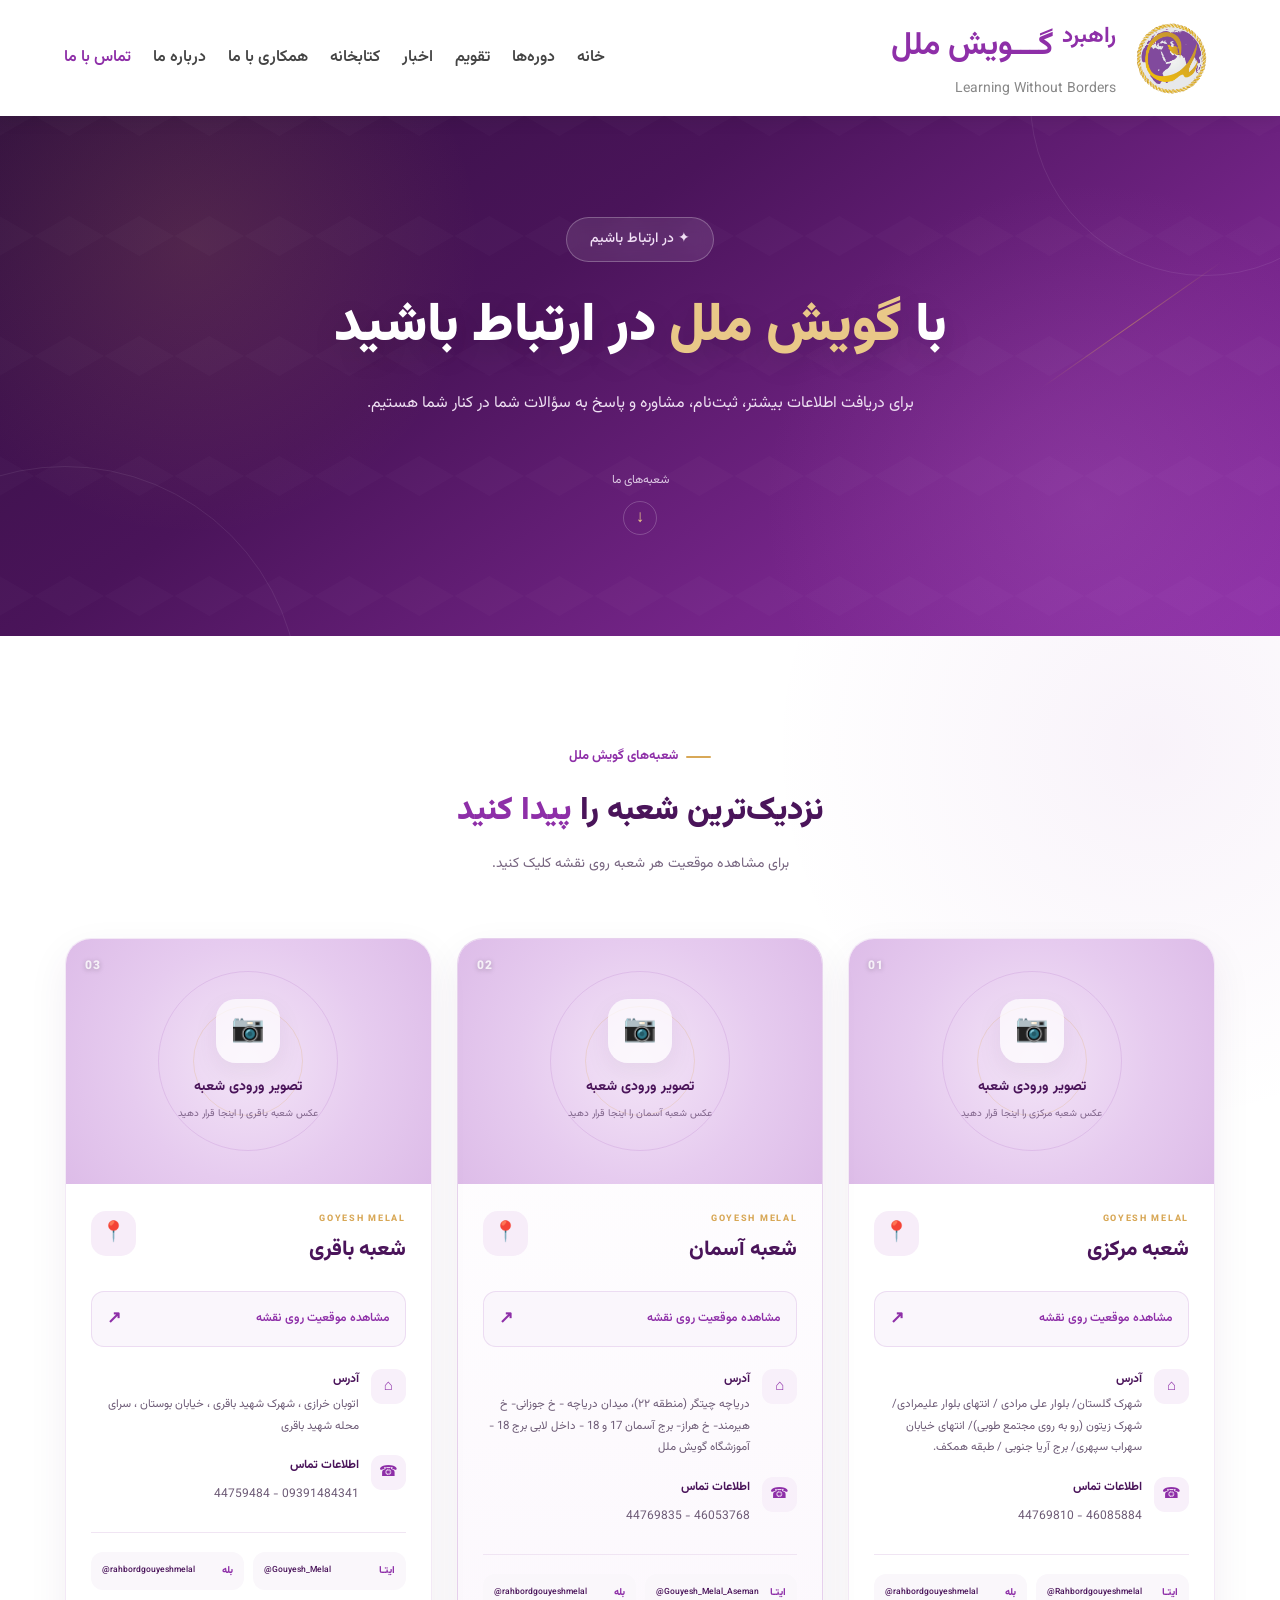
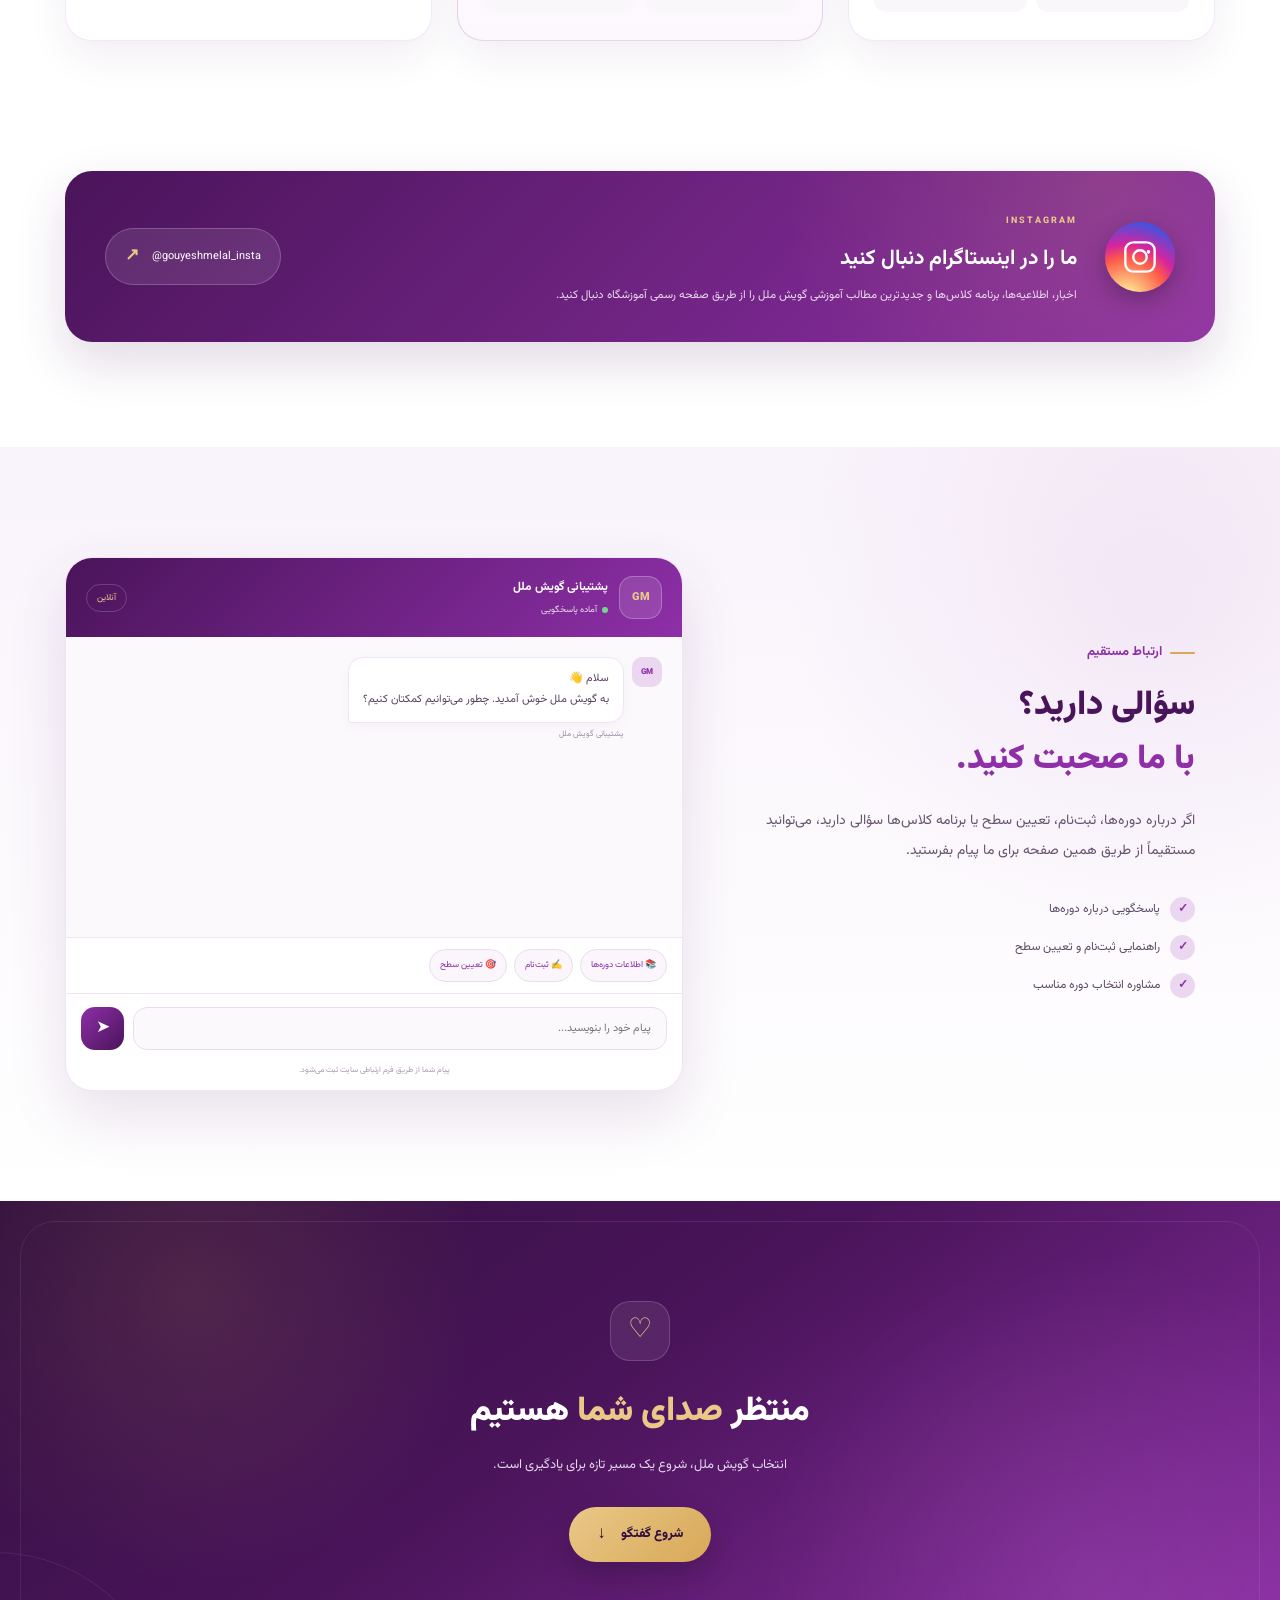
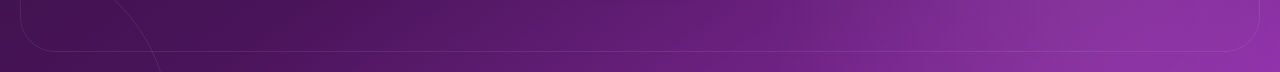
<file: contact us.html>
<!DOCTYPE html>
<html lang="fa" dir="rtl">
<head>
    <meta charset="UTF-8">
    <meta name="viewport" content="width=device-width, initial-scale=1.0">
    <meta name="theme-color" content="#8E2FA8">
    <title>تماس با ما | گویش ملل</title>

    <!-- ================= FONT ================= -->
    <link rel="preconnect" href="https://fonts.googleapis.com">
    <link rel="preconnect" href="https://fonts.gstatic.com" crossorigin>
    <link href="https://fonts.googleapis.com/css2?family=Vazirmatn:wght@300;400;500;700;900&display=swap" rel="stylesheet">

    <!-- ================= MAIN CSS ================= -->
    <link rel="stylesheet" href="/css/style.css">

    <style>
        /* =========================================================
           SHARED HEADER (same as the Library page)
           Placed after style.css so these rules win.
        ========================================================= */

        * {
            margin: 0;
            padding: 0;
            box-sizing: border-box;
            font-family: "Vazirmatn", sans-serif;
        }

        /* Remove any extra space above the header */
        html,
        body {
            margin: 0 !important;
            padding-top: 0 !important;
        }

        .container {
            width: 90%;
            max-width: 1200px;
            margin: auto;
        }

        header {
            position: sticky;
            top: 0 !important;
            right: 0;
            width: 100%;
            margin-top: 0 !important;
            background: #fff;
            box-shadow: 0 5px 15px rgba(0, 0, 0, .08);
            z-index: 1000;
        }

        .nav {
            display: flex;
            justify-content: space-between;
            align-items: center;
            gap: 20px;
            padding: 12px 0;
        }

        .logo {
            display: flex;
            align-items: center;
            gap: 15px;
            flex-shrink: 0;
        }

            .logo img {
                width: 85px;
                height: 85px;
                border-radius: 50%;
                object-fit: cover;
            }

            .logo h1 {
                color: #8E2FA8;
            }

            .logo span {
                color: #888;
                font-size: 14px;
            }

        nav ul {
            list-style: none;
            display: flex;
            align-items: center;
            gap: 22px;
            flex-wrap: wrap;
        }

        nav a {
            text-decoration: none;
            color: #444;
            font-weight: 600;
            transition: color .3s;
            white-space: nowrap;
        }

            nav a:hover,
            nav a.active {
                color: #8E2FA8;
            }

        /* Tablet */
        @media screen and (max-width: 1024px) {
            .container {
                width: 92%;
            }

            .nav {
                flex-direction: column;
                gap: 12px;
                padding: 10px 0;
            }

            nav ul {
                justify-content: center;
                gap: 12px 18px;
            }
        }

        /* Mobile */
        @media screen and (max-width: 600px) {
            .logo img {
                width: 65px;
                height: 65px;
            }

            .logo h1 {
                font-size: 20px;
            }

            .logo span {
                font-size: 12px;
            }

            nav ul {
                gap: 8px 13px;
            }

            nav a {
                font-size: 12px;
            }
        }


        /* =========================================================
           CONTACT PAGE
           GOYESH MELAL – PURPLE / LILAC / GOLD
        ========================================================= */

        .contact-page {
            --purple: #8E2FA8;
            --purple-dark: #4A145A;
            --purple-deep: #32103F;
            --purple-mid: #702483;
            --lilac: #E8D2EF;
            --lilac-light: #F8F1FA;
            --lilac-pale: #FCF8FD;
            --gold: #D8A857;
            --gold-light: #E9C888;
            --text: #4C3A57;
            --muted: #786681;
            --white: #FFFFFF;
            overflow: hidden;
            background: #FFFFFF;
        }

            .contact-page * {
                box-sizing: border-box;
            }

            .contact-page .container {
                width: min(1150px, 92%);
                margin: 0 auto;
            }

        /* =========================================================
           HERO
        ========================================================= */

        .contact-hero {
            position: relative;
            min-height: 520px;
            margin-top: 0;
            padding: 90px 0 90px;
            display: flex;
            align-items: center;
            justify-content: center;
            text-align: center;
            color: #FFFFFF;
            overflow: hidden;
            background: radial-gradient(circle at 15% 25%, rgba(216, 168, 87, .13), transparent 25%), radial-gradient(circle at 85% 75%, rgba(185, 107, 201, .22), transparent 28%), linear-gradient(145deg, #32103F 0%, #4A145A 38%, #76258A 72%, #8E2FA8 100%);
        }

            .contact-hero::before {
                content: "";
                position: absolute;
                inset: 0;
                opacity: .15;
                background-image: linear-gradient(30deg, rgba(255, 255, 255, .12) 12%, transparent 12.5%, transparent 87%, rgba(255, 255, 255, .12) 87.5%, rgba(255, 255, 255, .12)), linear-gradient(150deg, rgba(255, 255, 255, .12) 12%, transparent 12.5%, transparent 87%, rgba(255, 255, 255, .12) 87.5%, rgba(255, 255, 255, .12));
                background-size: 70px 120px;
            }

        .contact-hero-content {
            position: relative;
            z-index: 3;
        }

        .contact-badge {
            display: inline-flex;
            align-items: center;
            justify-content: center;
            padding: 9px 23px;
            margin-bottom: 25px;
            border: 1px solid rgba(255, 255, 255, .25);
            border-radius: 50px;
            background: rgba(255, 255, 255, .09);
            color: #F1DFF5;
            font-size: 14px;
            font-weight: 500;
            backdrop-filter: blur(8px);
        }

        .contact-hero h1 {
            margin: 0;
            color: #FFFFFF;
            font-size: 54px;
            font-weight: 900;
            line-height: 1.5;
            text-shadow: 0 8px 30px rgba(0, 0, 0, .15);
        }

            .contact-hero h1 span {
                color: #E9C888;
            }

        .contact-hero p {
            max-width: 650px;
            margin: 20px auto 0;
            color: #EEDFF2;
            font-size: 16px;
            line-height: 2;
        }

        .hero-scroll {
            margin-top: 50px;
            color: #DCC7E3;
            font-size: 12px;
        }

        .scroll-arrow {
            width: 34px;
            height: 34px;
            display: flex;
            align-items: center;
            justify-content: center;
            margin: 10px auto 0;
            border: 1px solid rgba(255, 255, 255, .2);
            border-radius: 50%;
            color: #E9C888;
            font-size: 17px;
        }

        .hero-circle {
            position: absolute;
            border: 1px solid rgba(255, 255, 255, .08);
            border-radius: 50%;
        }

        .circle-one {
            width: 350px;
            height: 350px;
            top: -190px;
            right: -100px;
        }

        .circle-two {
            width: 470px;
            height: 470px;
            bottom: -300px;
            left: -170px;
        }

        .hero-line {
            position: absolute;
            width: 220px;
            height: 1px;
            right: 3%;
            top: 40%;
            transform: rotate(-35deg);
            background: linear-gradient(90deg, transparent, rgba(216, 168, 87, .5), transparent);
        }

        /* =========================================================
           SECTION HEADING
        ========================================================= */

        .section-heading {
            max-width: 700px;
            margin: 0 auto 60px;
            text-align: center;
        }

        .section-label {
            display: inline-flex;
            align-items: center;
            justify-content: center;
            gap: 8px;
            color: var(--purple);
            font-size: 13px;
            font-weight: 700;
        }

            .section-label::before {
                content: "";
                width: 25px;
                height: 2px;
                border-radius: 5px;
                background: var(--gold);
            }

        .section-heading h2 {
            margin: 13px 0 12px;
            color: var(--purple-dark);
            font-size: 32px;
            font-weight: 900;
        }

            .section-heading h2 span {
                color: var(--purple);
            }

        .section-heading p {
            margin: 0;
            color: var(--muted);
            font-size: 14px;
        }

        /* =========================================================
           BRANCHES
        ========================================================= */

        .branches-section {
            position: relative;
            padding: 105px 0 110px;
            background: radial-gradient(circle at 90% 10%, rgba(142, 47, 168, .06), transparent 25%), #FFFFFF;
        }

        .branches-grid {
            display: grid;
            grid-template-columns: repeat(3, 1fr);
            gap: 25px;
            align-items: stretch;
        }

        .branch-card {
            position: relative;
            overflow: hidden;
            border: 1px solid rgba(142, 47, 168, .10);
            border-radius: 26px;
            background: #FFFFFF;
            box-shadow: 0 15px 40px rgba(74, 20, 90, .07);
            transition: .35s ease;
        }

            .branch-card:hover {
                transform: translateY(-9px);
                border-color: rgba(142, 47, 168, .20);
                box-shadow: 0 25px 55px rgba(74, 20, 90, .13);
            }

            .branch-card::after {
                content: "";
                position: absolute;
                bottom: 0;
                right: 0;
                width: 100%;
                height: 4px;
                background: linear-gradient(90deg, var(--gold), var(--purple));
                transform: scaleX(0);
                transform-origin: right;
                transition: .35s;
            }

            .branch-card:hover::after {
                transform: scaleX(1);
            }

        .featured-branch {
            border-color: rgba(142, 47, 168, .20);
            background: linear-gradient(180deg, #FFFFFF, #FCF8FD);
        }

        .branch-number {
            position: absolute;
            z-index: 5;
            top: 17px;
            left: 19px;
            color: rgba(255, 255, 255, .8);
            font-size: 12px;
            font-weight: 900;
            letter-spacing: 1px;
            text-shadow: 0 1px 5px rgba(0, 0, 0, .25);
        }

        /* =========================================================
           BRANCH IMAGE
           When you add a real photo, use:
           <div class="branch-image">
               <img src="branch1.jpg" alt="ورودی شعبه مرکزی">
           </div>
           object-fit: contain shows the whole photo without cropping.
        ========================================================= */

        .branch-image {
            position: relative;
            width: 100%;
            height: 245px;
            display: flex;
            align-items: center;
            justify-content: center;
            overflow: hidden;
            background: radial-gradient(circle at center, #F3E4F7 0%, #E6CBEF 55%, #DDBCE8 100%);
        }

            .branch-image::before {
                content: "";
                position: absolute;
                width: 180px;
                height: 180px;
                border: 1px solid rgba(142, 47, 168, .13);
                border-radius: 50%;
            }

            .branch-image::after {
                content: "";
                position: absolute;
                width: 110px;
                height: 110px;
                border: 1px solid rgba(216, 168, 87, .22);
                border-radius: 50%;
            }

        .image-placeholder {
            position: relative;
            z-index: 2;
            width: 100%;
            height: 100%;
            display: flex;
            align-items: center;
            justify-content: center;
            flex-direction: column;
            text-align: center;
            color: var(--purple-dark);
        }

        .placeholder-icon {
            width: 64px;
            height: 64px;
            display: flex;
            align-items: center;
            justify-content: center;
            margin-bottom: 12px;
            border-radius: 20px;
            background: rgba(255, 255, 255, .72);
            box-shadow: 0 10px 25px rgba(74, 20, 90, .08);
            font-size: 27px;
        }

        .image-placeholder span {
            font-size: 14px;
            font-weight: 700;
        }

        .image-placeholder small {
            margin-top: 5px;
            color: #80658B;
            font-size: 10px;
        }

        .branch-image img {
            width: 100%;
            height: 100%;
            object-fit: contain;
            display: block;
        }

        /* =========================================================
           BRANCH CONTENT
        ========================================================= */

        .branch-content {
            padding: 27px 25px 28px;
        }

        .branch-title-row {
            display: flex;
            align-items: flex-start;
            justify-content: space-between;
            gap: 15px;
        }

        .branch-label {
            display: block;
            margin-bottom: 4px;
            color: var(--gold);
            font-size: 9px;
            font-weight: 800;
            letter-spacing: 1.7px;
        }

        .branch-title-row h3 {
            margin: 0;
            color: var(--purple-dark);
            font-size: 21px;
            font-weight: 800;
        }

        .branch-pin {
            width: 45px;
            height: 45px;
            flex: 0 0 45px;
            display: flex;
            align-items: center;
            justify-content: center;
            border-radius: 15px;
            background: #F7EDF9;
            font-size: 20px;
        }

        /* =========================================================
           LOCATION BUTTON
        ========================================================= */

        .location-button {
            display: flex;
            align-items: center;
            justify-content: space-between;
            width: 100%;
            margin: 22px 0;
            padding: 12px 15px;
            border: 1px solid rgba(142, 47, 168, .13);
            border-radius: 13px;
            background: #FAF6FC;
            color: var(--purple);
            text-decoration: none;
            font-size: 12px;
            font-weight: 600;
            transition: .3s;
        }

            .location-button:hover {
                background: var(--purple);
                color: #FFFFFF;
                border-color: var(--purple);
            }

            .location-button b {
                font-size: 17px;
            }

        /* =========================================================
           INFO ITEMS
        ========================================================= */

        .info-item {
            display: flex;
            align-items: flex-start;
            gap: 12px;
            margin-top: 18px;
        }

        .info-icon {
            width: 35px;
            height: 35px;
            flex: 0 0 35px;
            display: flex;
            align-items: center;
            justify-content: center;
            border-radius: 11px;
            background: #F8F0FA;
            color: var(--purple);
            font-size: 15px;
        }

        .info-item strong {
            display: block;
            margin-bottom: 3px;
            color: var(--purple-dark);
            font-size: 12px;
        }

        .info-item p {
            margin: 0;
            color: #6D5B76;
            font-size: 11.5px;
            line-height: 1.9;
        }

        .info-item a {
            color: #6D5B76;
            font-size: 12px;
            text-decoration: none;
            direction: ltr;
            display: inline-block;
            transition: .2s;
        }

            .info-item a:hover {
                color: var(--purple);
            }

        /* =========================================================
           BRANCH SOCIALS
        ========================================================= */

        .branch-socials {
            display: grid;
            grid-template-columns: 1fr 1fr;
            gap: 9px;
            margin-top: 23px;
            padding-top: 19px;
            border-top: 1px solid #F0E5F3;
        }

        .social {
            display: flex;
            align-items: center;
            justify-content: space-between;
            gap: 6px;
            min-width: 0;
            padding: 10px 11px;
            border-radius: 12px;
            background: #FAF7FB;
            color: var(--purple-dark);
            text-decoration: none;
            transition: .3s;
        }

            .social span {
                color: var(--purple);
                font-size: 10px;
                font-weight: 800;
            }

            .social b {
                direction: ltr;
                overflow: hidden;
                text-overflow: ellipsis;
                white-space: nowrap;
                font-size: 8.5px;
                font-weight: 500;
            }

            .social:hover {
                background: #F0E2F3;
                transform: translateY(-2px);
            }

        /* =========================================================
           INSTAGRAM
        ========================================================= */

        .instagram-section {
            padding: 20px 0 105px;
            background: #FFFFFF;
        }

        .instagram-card {
            position: relative;
            display: flex;
            align-items: center;
            gap: 28px;
            padding: 35px 40px;
            border-radius: 27px;
            overflow: hidden;
            color: #FFFFFF;
            background: radial-gradient(circle at 90% 10%, rgba(216, 168, 87, .16), transparent 30%), linear-gradient(135deg, #4A145A, #702483 55%, #8E2FA8);
            box-shadow: 0 20px 50px rgba(74, 20, 90, .16);
        }

        .instagram-icon {
            width: 70px;
            height: 70px;
            flex: 0 0 70px;
            display: flex;
            align-items: center;
            justify-content: center;
            border-radius: 50%;
            background: radial-gradient(circle at 30% 110%, #fdf497 0%, #fdf497 5%, #fd5949 45%, #d6249f 60%, #285AEB 90%);
            box-shadow: 0 8px 22px rgba(0, 0, 0, .25);
        }

            .instagram-icon svg {
                width: 38px;
                height: 38px;
                display: block;
            }

        .instagram-content {
            flex: 1;
        }

            .instagram-content > span {
                color: #E9C888;
                font-size: 9px;
                font-weight: 800;
                letter-spacing: 2px;
            }

            .instagram-content h2 {
                margin: 5px 0 7px;
                color: #FFFFFF;
                font-size: 21px;
            }

            .instagram-content p {
                max-width: 580px;
                margin: 0;
                color: #EADBF0;
                font-size: 11.5px;
                line-height: 2;
            }

        .instagram-button {
            display: flex;
            align-items: center;
            gap: 13px;
            padding: 12px 19px;
            border: 1px solid rgba(255, 255, 255, .20);
            border-radius: 50px;
            background: rgba(255, 255, 255, .10);
            color: #FFFFFF;
            text-decoration: none;
            white-space: nowrap;
            font-size: 11px;
            transition: .3s;
        }

            .instagram-button b {
                color: #E9C888;
                font-size: 17px;
            }

            .instagram-button:hover {
                background: #FFFFFF;
                color: var(--purple-dark);
            }

        /* =========================================================
           CHAT SECTION
        ========================================================= */

        .chat-section {
            padding: 110px 0;
            background: radial-gradient(circle at 90% 20%, rgba(142, 47, 168, .07), transparent 28%), linear-gradient(180deg, #F9F3FB, #FFFFFF);
        }

        .chat-layout {
            display: grid;
            grid-template-columns: .85fr 1.15fr;
            gap: 75px;
            align-items: center;
        }

        .chat-intro {
            padding-right: 20px;
        }

            .chat-intro h2 {
                margin: 13px 0 18px;
                color: var(--purple-dark);
                font-size: 34px;
                font-weight: 900;
                line-height: 1.6;
            }

                .chat-intro h2 span {
                    display: block;
                    color: var(--purple);
                }

            .chat-intro > p {
                max-width: 480px;
                margin: 0;
                color: #66536F;
                font-size: 14px;
                line-height: 2.2;
            }

        .chat-features {
            margin-top: 30px;
        }

            .chat-features div {
                display: flex;
                align-items: center;
                gap: 10px;
                margin-bottom: 13px;
            }

            .chat-features span {
                width: 25px;
                height: 25px;
                display: flex;
                align-items: center;
                justify-content: center;
                border-radius: 50%;
                background: #EBD7F0;
                color: var(--purple);
                font-size: 12px;
                font-weight: 900;
            }

            .chat-features p {
                margin: 0;
                color: #5E4B67;
                font-size: 12px;
            }

        /* =========================================================
           CHAT BOX
        ========================================================= */

        .chat-box {
            overflow: hidden;
            border: 1px solid rgba(142, 47, 168, .12);
            border-radius: 27px;
            background: #FFFFFF;
            box-shadow: 0 25px 60px rgba(74, 20, 90, .12);
        }

        .chat-header {
            display: flex;
            align-items: center;
            justify-content: space-between;
            padding: 18px 20px;
            color: #FFFFFF;
            background: linear-gradient(135deg, #4A145A, #8E2FA8);
        }

        .chat-agent {
            display: flex;
            align-items: center;
            gap: 11px;
        }

        .agent-avatar {
            width: 43px;
            height: 43px;
            display: flex;
            align-items: center;
            justify-content: center;
            border: 1px solid rgba(255, 255, 255, .25);
            border-radius: 14px;
            background: rgba(255, 255, 255, .12);
            color: #E9C888;
            font-size: 11px;
            font-weight: 900;
        }

        .chat-agent strong {
            display: block;
            font-size: 12px;
        }

        .chat-agent span {
            display: flex;
            align-items: center;
            gap: 5px;
            margin-top: 3px;
            color: #E9DDF0;
            font-size: 9px;
        }

        .chat-agent i {
            width: 6px;
            height: 6px;
            display: block;
            border-radius: 50%;
            background: #76D68A;
        }

        .chat-status {
            padding: 5px 10px;
            border: 1px solid rgba(255, 255, 255, .18);
            border-radius: 20px;
            color: #E9C888;
            font-size: 9px;
        }

        /* =========================================================
           MESSAGES
        ========================================================= */

        .chat-messages {
            height: 300px;
            padding: 20px;
            overflow-y: auto;
            background: #FCF9FD;
        }

        .message {
            display: flex;
            gap: 8px;
            margin-bottom: 17px;
        }

            .message.sent {
                justify-content: flex-start;
                text-align: right;
            }

            .message.received {
                justify-content: flex-start;
            }

            .message.sent > div {
                max-width: 75%;
            }

            .message.received > div:last-child {
                max-width: 75%;
            }

        .message-avatar {
            width: 30px;
            height: 30px;
            flex: 0 0 30px;
            display: flex;
            align-items: center;
            justify-content: center;
            border-radius: 10px;
            background: #EBD7F0;
            color: var(--purple);
            font-size: 8px;
            font-weight: 900;
        }

        .message-bubble {
            padding: 11px 14px;
            border-radius: 15px;
            color: #564260;
            background: #FFFFFF;
            border: 1px solid #F0E5F3;
            font-size: 11px;
            line-height: 1.9;
            box-shadow: 0 4px 12px rgba(74, 20, 90, .04);
        }

        .message.sent .message-bubble {
            color: #FFFFFF;
            background: linear-gradient(135deg, #8E2FA8, #702483);
            border: none;
            border-radius: 15px 15px 3px 15px;
        }

        .message.received .message-bubble {
            border-radius: 15px 15px 15px 3px;
        }

        .message small {
            display: block;
            margin-top: 4px;
            color: #9B88A4;
            font-size: 8px;
        }

        /* =========================================================
           QUICK QUESTIONS
        ========================================================= */

        .quick-questions {
            display: flex;
            gap: 7px;
            padding: 11px 15px;
            overflow-x: auto;
            border-top: 1px solid #F0E5F3;
        }

            .quick-questions button {
                flex: 0 0 auto;
                padding: 7px 10px;
                border: 1px solid #EADDED;
                border-radius: 20px;
                background: #FAF6FC;
                color: var(--purple);
                font-family: inherit;
                font-size: 9px;
                cursor: pointer;
                transition: .25s;
            }

                .quick-questions button:hover {
                    color: #FFFFFF;
                    background: var(--purple);
                    border-color: var(--purple);
                }

        /* =========================================================
           CHAT INPUT
        ========================================================= */

        .chat-input-area {
            display: flex;
            align-items: center;
            gap: 9px;
            padding: 13px 15px;
            border-top: 1px solid #F0E5F3;
            background: #FFFFFF;
        }

            .chat-input-area input {
                width: 100%;
                height: 43px;
                padding: 0 15px;
                outline: none;
                border: 1px solid #EADDED;
                border-radius: 14px;
                background: #FCF9FD;
                color: var(--purple-dark);
                font-family: inherit;
                font-size: 11px;
                transition: .25s;
            }

                .chat-input-area input:focus {
                    border-color: #C28AD0;
                    background: #FFFFFF;
                    box-shadow: 0 0 0 3px rgba(142, 47, 168, .06);
                }

            .chat-input-area button {
                width: 43px;
                height: 43px;
                flex: 0 0 43px;
                border: none;
                border-radius: 14px;
                background: linear-gradient(135deg, #8E2FA8, #4A145A);
                color: #FFFFFF;
                font-family: inherit;
                font-size: 17px;
                cursor: pointer;
                transition: .3s;
            }

                .chat-input-area button:hover {
                    transform: translateY(-2px);
                    box-shadow: 0 8px 18px rgba(74, 20, 90, .20);
                }

        .chat-note {
            padding: 0 15px 13px;
            color: #AA9AAF;
            font-size: 8px;
            text-align: center;
        }

        /* =========================================================
           FINAL CTA
        ========================================================= */

        .contact-final {
            position: relative;
            padding: 100px 0 110px;
            overflow: hidden;
            text-align: center;
            color: #FFFFFF;
            background: radial-gradient(circle at 15% 20%, rgba(216, 168, 87, .13), transparent 25%), radial-gradient(circle at 85% 80%, rgba(185, 107, 201, .20), transparent 28%), linear-gradient(145deg, #32103F, #4A145A 45%, #8E2FA8);
        }

            .contact-final::before {
                content: "";
                position: absolute;
                inset: 20px;
                border: 1px solid rgba(255, 255, 255, .08);
                border-radius: 35px;
            }

        .final-content {
            position: relative;
            z-index: 2;
        }

        .final-icon {
            width: 60px;
            height: 60px;
            display: flex;
            align-items: center;
            justify-content: center;
            margin: 0 auto 20px;
            border: 1px solid rgba(255, 255, 255, .16);
            border-radius: 20px;
            background: rgba(255, 255, 255, .08);
            color: #E9C888;
            font-size: 27px;
        }

        .contact-final h2 {
            margin: 0;
            color: #FFFFFF;
            font-size: 34px;
            font-weight: 900;
        }

            .contact-final h2 span {
                color: #E9C888;
            }

        .contact-final p {
            margin: 12px 0 0;
            color: #E7D6ED;
            font-size: 13px;
        }

        .final-button {
            display: inline-flex;
            align-items: center;
            gap: 15px;
            margin-top: 30px;
            padding: 12px 28px;
            border-radius: 50px;
            background: linear-gradient(135deg, #E9C888, #D8A857);
            color: #32103F;
            text-decoration: none;
            font-size: 13px;
            font-weight: 800;
            box-shadow: 0 12px 30px rgba(0, 0, 0, .20);
            transition: .3s;
        }

            .final-button span {
                font-size: 17px;
                transition: .3s;
            }

            .final-button:hover {
                transform: translateY(-4px);
            }

                .final-button:hover span {
                    transform: translateY(4px);
                }

        .final-orb {
            position: absolute;
            width: 350px;
            height: 350px;
            left: -180px;
            bottom: -230px;
            border: 1px solid rgba(255, 255, 255, .08);
            border-radius: 50%;
        }

        /* =========================================================
           RESPONSIVE
        ========================================================= */

        @media (max-width: 1000px) {

            .branches-grid {
                grid-template-columns: repeat(2, 1fr);
            }

            .branch-card:last-child {
                grid-column: 1 / -1;
                width: calc(50% - 12px);
                margin: 0 auto;
            }

            .chat-layout {
                grid-template-columns: 1fr;
                gap: 45px;
            }

            .chat-intro {
                padding: 0;
                text-align: center;
            }

                .chat-intro > p {
                    margin-left: auto;
                    margin-right: auto;
                }

            .chat-features {
                width: max-content;
                max-width: 100%;
                margin-left: auto;
                margin-right: auto;
                text-align: right;
            }
        }

        @media (max-width: 768px) {

            .contact-hero {
                min-height: 500px;
                padding: 70px 0 70px;
            }

                .contact-hero h1 {
                    font-size: 40px;
                }

                .contact-hero p {
                    font-size: 14px;
                }

            .branches-section {
                padding: 80px 0;
            }

            .section-heading {
                margin-bottom: 40px;
            }

                .section-heading h2 {
                    font-size: 28px;
                }

            .branches-grid {
                grid-template-columns: 1fr;
            }

            .branch-card:last-child {
                grid-column: auto;
                width: 100%;
            }

            .instagram-card {
                flex-direction: column;
                text-align: center;
                padding: 32px 25px;
            }

            .instagram-content p {
                margin-left: auto;
                margin-right: auto;
            }

            .chat-section {
                padding: 80px 0;
            }

            .chat-intro h2 {
                font-size: 29px;
            }

            .contact-final h2 {
                font-size: 29px;
            }
        }

        @media (max-width: 480px) {

            .contact-hero {
                padding-top: 60px;
            }

                .contact-hero h1 {
                    font-size: 34px;
                }

                .contact-hero p {
                    font-size: 13px;
                }

            .branch-image {
                height: 220px;
            }

            .branch-content {
                padding: 24px 20px;
            }

            .branch-socials {
                grid-template-columns: 1fr;
            }

            .instagram-button {
                width: 100%;
                justify-content: center;
            }

            .quick-questions button {
                font-size: 8px;
            }
        }
    </style>
</head>


<body>

    <!-- =========================================================
         HEADER (same as the Library page)
    ========================================================= -->

    <header>
        <div class="container nav">

            <div class="logo">
                <img src="logo.jfif" alt="لوگوی گویش ملل">

                <div>
                    <h1>
                        <sup><small>راهبرد</small></sup>
                        <b>گـــویش ملل</b>
                    </h1>

                    <span>Learning Without Borders</span>
                </div>
            </div>

            <nav>
                <ul>
                    <li><a href="index.html">خانه</a></li>
                    <li><a href="courses.html" target="_blank">دوره‌ها</a></li>
                    <li><a href="calender.html" target="_blank">تقویم</a></li>
                    <li><a href="news.html" target="_blank">اخبار</a></li>
                    <li><a href="library.html">کتابخانه</a></li>
                    <li><a href="careers.html">همکاری با ما</a></li>
                    <li><a href="about us.html" target="_blank">درباره ما</a></li>
                    <li><a href="contact us.html" class="active">تماس با ما</a></li>
                </ul>
            </nav>

        </div>
    </header>


    <!-- =========================================================
         CONTACT PAGE
    ========================================================= -->

    <main class="contact-page">

        <!-- ================= HERO ================= -->

        <section class="contact-hero">

            <div class="hero-circle circle-one"></div>
            <div class="hero-circle circle-two"></div>
            <div class="hero-line"></div>

            <div class="container contact-hero-content">

                <div class="contact-badge">✦ در ارتباط باشیم</div>

                <h1>
                    با <span>گویش ملل</span>
                    در ارتباط باشید
                </h1>

                <p>
                    برای دریافت اطلاعات بیشتر، ثبت‌نام، مشاوره و پاسخ به سؤالات شما
                    در کنار شما هستیم.
                </p>

                <div class="hero-scroll">
                    <span>شعبه‌های ما</span>
                    <div class="scroll-arrow">↓</div>
                </div>

            </div>

        </section>


        <!-- ================= BRANCHES ================= -->

        <section class="branches-section">

            <div class="container">

                <div class="section-heading">

                    <div class="section-label">شعبه‌های گویش ملل</div>

                    <h2>
                        نزدیک‌ترین شعبه را
                        <span>پیدا کنید</span>
                    </h2>

                    <p>برای مشاهده موقعیت هر شعبه روی نقشه کلیک کنید.</p>

                </div>

                <div class="branches-grid">

                    <!-- ========== BRANCH 1 ========== -->

                    <article class="branch-card">

                        <div class="branch-number">01</div>

                        <div class="branch-image">
                            <div class="image-placeholder">
                                <div class="placeholder-icon">📷</div>
                                <span>تصویر ورودی شعبه</span>
                                <small>عکس شعبه مرکزی را اینجا قرار دهید</small>
                            </div>
                        </div>

                        <div class="branch-content">

                            <div class="branch-title-row">
                                <div>
                                    <span class="branch-label">GOYESH MELAL</span>
                                    <h3>شعبه مرکزی</h3>
                                </div>
                                <div class="branch-pin">📍</div>
                            </div>

                            <a href="https://maps.app.goo.gl/zdPc5Vm2YprkgbNQ8?g_st=iw"
                               class="location-button"
                               target="_blank"
                               rel="noopener noreferrer">

                                <span>مشاهده موقعیت روی نقشه</span>
                                <b>↗</b>

                            </a>

                            <div class="info-item">
                                <div class="info-icon">⌂</div>
                                <div>
                                    <strong>آدرس</strong>
                                    <p>
                                        شهرک گلستان/ بلوار علی مرادی / انتهای بلوار علیمرادی/ شهرک زیتون (رو به روی مجتمع طوبی)/ انتهای خیابان سهراب سپهری/ برج آریا جنوبی / طبقه همکف.


                                    </p>
                                </div>
                            </div>

                            <div class="info-item">
                                <div class="info-icon">☎</div>
                                <div>
                                    <strong>اطلاعات تماس</strong>
                                    <a href="tel:+989000000000">44769810 - 46085884</a>
                                </div>
                            </div>

                            <div class="branch-socials">
                                <a href="https://eitaa.com/Rahbordgouyeshmelal" class="social eitaa" target="_blank" rel="noopener noreferrer">
                                    <span>ایتـا</span>
                                    <b>@Rahbordgouyeshmelal</b>
                                </a>
                                <a href="https://web.bale.ai/chat?uid=rahbordgouyeshmelal" class="social bale" target="_blank" rel="noopener noreferrer">
                                    <span>بله</span>
                                    <b>@rahbordgouyeshmelal</b>
                                </a>
                            </div>

                        </div>

                    </article>


                    <!-- ========== BRANCH 2 ========== -->

                    <article class="branch-card featured-branch">

                        <div class="branch-number">02</div>

                        <div class="branch-image">
                            <div class="image-placeholder">
                                <div class="placeholder-icon">📷</div>
                                <span>تصویر ورودی شعبه</span>
                                <small>عکس شعبه آسمان را اینجا قرار دهید</small>
                            </div>
                        </div>

                        <div class="branch-content">

                            <div class="branch-title-row">
                                <div>
                                    <span class="branch-label">GOYESH MELAL</span>
                                    <h3>شعبه آسمان</h3>
                                </div>
                                <div class="branch-pin">📍</div>
                            </div>

                            <a href="https://share.google/ScFgq66tfix2D5GCZ"
                               class="location-button"
                               target="_blank"
                               rel="noopener noreferrer">

                                <span>مشاهده موقعیت روی نقشه</span>
                                <b>↗</b>

                            </a>

                            <div class="info-item">
                                <div class="info-icon">⌂</div>
                                <div>
                                    <strong>آدرس</strong>
                                    <p> دریاچه چیتگر (منطقه ۲۲)، میدان دریاچه - خ جوزانی- خ هیرمند- خ هراز- برج آسمان 17 و 18 - داخل لابی برج 18 - آموزشگاه گویش ملل</p>
                                </div>
                            </div>

                            <div class="info-item">
                                <div class="info-icon">☎</div>
                                <div>
                                    <strong>اطلاعات تماس</strong>
                                    <a href="tel:+989000000000">44769835 - 46053768</a>
                                </div>
                            </div>

                            <div class="branch-socials">
                                <a href="https://eitaa.com/Gouyesh_Melal_Aseman" class="social eitaa" target="_blank" rel="noopener noreferrer">
                                    <span>ایتـا</span>
                                    <b>@Gouyesh_Melal_Aseman</b>
                                </a>
                                <a href="https://web.bale.ai/chat?uid=rahbordgouyeshmelal" class="social bale" target="_blank" rel="noopener noreferrer">
                                    <span>بله</span>
                                    <b>@rahbordgouyeshmelal</b>
                                </a>
                            </div>

                        </div>

                    </article>


                    <!-- ========== BRANCH 3 ========== -->

                    <article class="branch-card">

                        <div class="branch-number">03</div>

                        <div class="branch-image">
                            <div class="image-placeholder">
                                <div class="placeholder-icon">📷</div>
                                <span>تصویر ورودی شعبه</span>
                                <small>عکس شعبه باقری را اینجا قرار دهید</small>
                            </div>
                        </div>

                        <div class="branch-content">

                            <div class="branch-title-row">
                                <div>
                                    <span class="branch-label">GOYESH MELAL</span>
                                    <h3>شعبه باقری</h3>
                                </div>
                                <div class="branch-pin">📍</div>
                            </div>

                            <a href="https://share.google/pdkI3DRrQrtzLsZxH"
                               class="location-button"
                               target="_blank"
                               rel="noopener noreferrer">

                                <span>مشاهده موقعیت روی نقشه</span>
                                <b>↗</b>

                            </a>

                            <div class="info-item">
                                <div class="info-icon">⌂</div>
                                <div>
                                    <strong>آدرس</strong>
                                    <p>اتوبان خرازی ، شهرک شهید باقری ، خیابان بوستان ، سرای محله شهید باقری </p>
                                </div>
                            </div>

                            <div class="info-item">
                                <div class="info-icon">☎</div>
                                <div>
                                    <strong>اطلاعات تماس</strong>
                                    <a href="tel:+989000000000">44759484 - 09391484341</a>
                                </div>
                            </div>

                            <div class="branch-socials">
                                <a href="https://eitaa.com/Gouyesh_Melal" class="social eitaa" target="_blank" rel="noopener noreferrer">
                                    <span>ایتـا</span>
                                    <b>@Gouyesh_Melal</b>
                                </a>
                                <a href="https://web.bale.ai/chat?uid=rahbordgouyeshmelal" class="social bale" target="_blank" rel="noopener noreferrer">
                                    <span>بله</span>
                                    <b>@rahbordgouyeshmelal</b>
                                </a>
                            </div>

                        </div>

                    </article>

                </div>

            </div>

        </section>


        <!-- ================= INSTAGRAM ================= -->

        <section class="instagram-section">

            <div class="container">

                <div class="instagram-card">

                    <div class="instagram-icon">
                        <svg xmlns="http://www.w3.org/2000/svg" viewBox="0 0 24 24" fill="white" aria-hidden="true">
                            <path d="M7.75 2h8.5A5.75 5.75 0 0 1 22 7.75v8.5A5.75 5.75 0 0 1 16.25 22h-8.5A5.75 5.75 0 0 1 2 16.25v-8.5A5.75 5.75 0 0 1 7.75 2zm0 1.5A4.25 4.25 0 0 0 3.5 7.75v8.5a4.25 4.25 0 0 0 4.25 4.25h8.5a4.25 4.25 0 0 0 4.25-4.25v-8.5a4.25 4.25 0 0 0-4.25-4.25h-8.5zM12 7a5 5 0 1 1 0 10 5 5 0 0 1 0-10zm0 1.5a3.5 3.5 0 1 0 0 7 3.5 3.5 0 0 0 0-7zm5.25-.88a1.13 1.13 0 1 1 0 2.25 1.13 1.13 0 0 1 0-2.25z" />
                        </svg>
                    </div>

                    <div class="instagram-content">

                        <span>INSTAGRAM</span>

                        <h2>ما را در اینستاگرام دنبال کنید</h2>

                        <p>
                            اخبار، اطلاعیه‌ها، برنامه کلاس‌ها و جدیدترین مطالب آموزشی
                            گویش ملل را از طریق صفحه رسمی آموزشگاه دنبال کنید.
                        </p>

                    </div>

                    <a href="https://instagram.com/gouyeshmelal_insta" class="instagram-button" target="_blank" rel="noopener noreferrer">
                        <span>
                        gouyeshmelal_insta@
                        </span>
                        <b>↗</b>
                    </a>

                </div>

            </div>

        </section>


        <!-- ================= CONTACT CHAT ================= -->

        <section class="chat-section" id="online-chat">

            <div class="container chat-layout">

                <div class="chat-intro">

                    <div class="section-label">ارتباط مستقیم</div>

                    <h2>
                        سؤالی دارید؟
                        <span>با ما صحبت کنید.</span>
                    </h2>

                    <p>
                        اگر درباره دوره‌ها، ثبت‌نام، تعیین سطح یا برنامه کلاس‌ها
                        سؤالی دارید، می‌توانید مستقیماً از طریق همین صفحه برای ما پیام بفرستید.
                    </p>

                    <div class="chat-features">
                        <div>
                            <span>✓</span>
                            <p>پاسخگویی درباره دوره‌ها</p>
                        </div>
                        <div>
                            <span>✓</span>
                            <p>راهنمایی ثبت‌نام و تعیین سطح</p>
                        </div>
                        <div>
                            <span>✓</span>
                            <p>مشاوره انتخاب دوره مناسب</p>
                        </div>
                    </div>

                </div>

                <div class="chat-box">

                    <div class="chat-header">
                        <div class="chat-agent">
                            <div class="agent-avatar">GM</div>
                            <div>
                                <strong>پشتیبانی گویش ملل</strong>
                                <span><i></i> آماده پاسخگویی</span>
                            </div>
                        </div>
                        <div class="chat-status">آنلاین</div>
                    </div>

                    <div class="chat-messages" id="chatMessages">
                        <div class="message received">
                            <div class="message-avatar">GM</div>
                            <div>
                                <div class="message-bubble">
                                    سلام 👋
                                    <br>
                                    به گویش ملل خوش آمدید.
                                    چطور می‌توانیم کمکتان کنیم؟
                                </div>
                                <small>پشتیبانی گویش ملل</small>
                            </div>
                        </div>
                    </div>

                    <div class="quick-questions">
                        <button onclick="sendQuickMessage('اطلاعات دوره‌ها را می‌خواهم')">📚 اطلاعات دوره‌ها</button>
                        <button onclick="sendQuickMessage('برای ثبت‌نام راهنمایی می‌خواهم')">✍️ ثبت‌نام</button>
                        <button onclick="sendQuickMessage('برای تعیین سطح سؤال دارم')">🎯 تعیین سطح</button>
                    </div>

                    <form class="chat-input-area" id="chatForm">
                        <input type="text" id="chatInput" placeholder="پیام خود را بنویسید..." autocomplete="off">
                        <button type="submit" aria-label="ارسال پیام">➤</button>
                    </form>

                    <div class="chat-note">
                        پیام شما از طریق فرم ارتباطی سایت ثبت می‌شود.
                    </div>

                </div>

            </div>

        </section>


        <!-- ================= FINAL CTA ================= -->

        <section class="contact-final">

            <div class="final-orb"></div>

            <div class="container">
                <div class="final-content">

                    <div class="final-icon">♡</div>

                    <h2>منتظر <span>صدای شما</span> هستیم</h2>

                    <p>انتخاب گویش ملل، شروع یک مسیر تازه برای یادگیری است.</p>

                    <a href="#online-chat" class="final-button">
                        شروع گفتگو
                        <span>↓</span>
                    </a>

                </div>
            </div>

        </section>

    </main>


    <!-- =========================================================
         JAVASCRIPT – CHAT
    ========================================================= -->

    <script>

        const chatForm = document.getElementById("chatForm");
        const chatInput = document.getElementById("chatInput");
        const chatMessages = document.getElementById("chatMessages");


        /* ---------- ADD MESSAGE ---------- */

        function addMessage(text, type = "sent") {

            const message = document.createElement("div");

            message.className = "message " + type;

            if (type === "sent") {

                message.innerHTML = `
                            <div>
                                <div class="message-bubble">
                                    ${escapeHTML(text)}
                                </div>
                                <small>شما</small>
                            </div>
                        `;

            } else {

                message.innerHTML = `
                            <div class="message-avatar">
                                GM
                            </div>

                            <div>
                                <div class="message-bubble">
                                    ${escapeHTML(text)}
                                </div>
                                <small>پشتیبانی گویش ملل</small>
                            </div>
                        `;

            }

            chatMessages.appendChild(message);

            chatMessages.scrollTop = chatMessages.scrollHeight;

        }


        /* ---------- FORM SUBMIT ---------- */

        chatForm.addEventListener("submit", function (event) {

            event.preventDefault();

            const text = chatInput.value.trim();

            if (!text) return;

            addMessage(text, "sent");

            chatInput.value = "";

            saveMessage(text);

            /* پاسخ آزمایشی برای نسخه فرانت‌اند
               بعداً این قسمت می‌تواند به بک‌اند یا سیستم چت واقعی متصل شود. */

            setTimeout(function () {

                addMessage(
                    "پیام شما دریافت شد 🌷 کارشناسان گویش ملل در اولین فرصت پاسخ شما را بررسی خواهند کرد.",
                    "received"
                );

            }, 900);

        });


        /* ---------- QUICK MESSAGE ---------- */

        function sendQuickMessage(text) {

            addMessage(text, "sent");

            saveMessage(text);

            setTimeout(function () {

                addMessage(
                    "حتماً 🌷 پیام شما ثبت شد. برای دریافت اطلاعات دقیق‌تر، کارشناسان ما پاسخ خواهند داد.",
                    "received"
                );

            }, 800);

        }


        /* ---------- SAVE MESSAGE ---------- */

        function saveMessage(text) {

            let messages =
                JSON.parse(localStorage.getItem("gouyeshMelalMessages")) || [];

            messages.push({

                text: text,

                time: new Date().toLocaleString("fa-IR")

            });

            localStorage.setItem(
                "gouyeshMelalMessages",
                JSON.stringify(messages)
            );

        }


        /* ---------- ESCAPE HTML ---------- */

        function escapeHTML(text) {

            const div = document.createElement("div");

            div.textContent = text;

            return div.innerHTML;

        }


        /* ---------- LOCATION ---------- */

        function showLocationMessage(event, branchName) {

            event.preventDefault();

            alert(
                "لینک موقعیت " +
                branchName +
                " بعد از وارد کردن آدرس دقیق شعبه در این قسمت قرار می‌گیرد."
            );

        }

    </script>

</body>
</html>
</file>
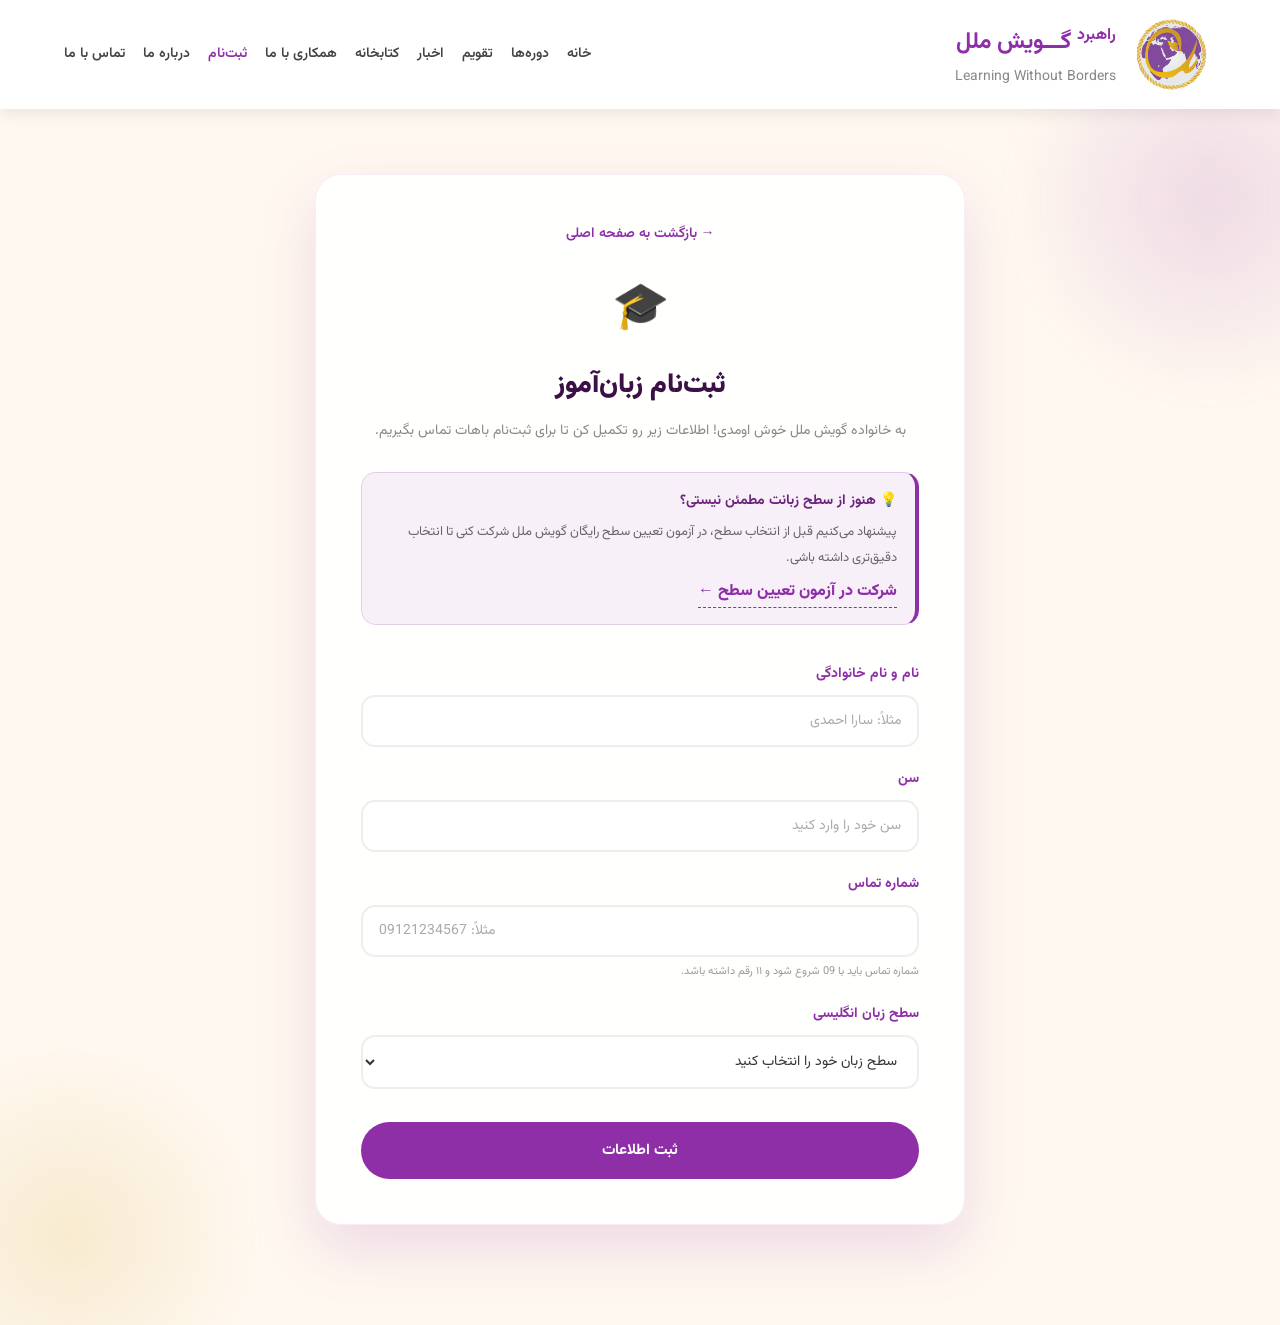
<file: register.html>
<!DOCTYPE html>
<html lang="fa" dir="rtl">

<head>
    <meta charset="UTF-8">
    <meta name="viewport" content="width=device-width, initial-scale=1.0">
    <meta name="theme-color" content="#8E2FA8">

    <title>ثبت‌نام زبان‌آموز | گویش ملل</title>

    <link rel="preconnect" href="https://fonts.googleapis.com">
    <link rel="preconnect" href="https://fonts.gstatic.com" crossorigin>

    <link href="https://fonts.googleapis.com/css2?family=Vazirmatn:wght@300;400;500;600;700;900&display=swap"
          rel="stylesheet">

    <link rel="stylesheet" href="/css/style.css">

    <style>
        /* ==================== RESET ==================== */

        * {
            margin: 0;
            padding: 0;
            box-sizing: border-box;
            font-family: "Vazirmatn", sans-serif;
        }

        html, body {
            margin: 0;
            padding: 0;
        }

        body {
            background: #FFF8F0;
            color: #333;
            line-height: 1.8;
        }

        .container {
            width: 90%;
            max-width: 1200px;
            margin: auto;
        }

        /* ==================== HEADER ==================== */

        header {
            position: sticky;
            top: 0;
            width: 100%;
            background: #fff;
            box-shadow: 0 5px 15px rgba(0, 0, 0, .08);
            z-index: 1000;
        }

        .nav {
            display: flex;
            justify-content: space-between;
            align-items: center;
            gap: 20px;
            padding: 12px 0;
        }

        .logo {
            display: flex;
            align-items: center;
            gap: 15px;
            flex-shrink: 0;
        }

            .logo img {
                width: 85px;
                height: 85px;
                border-radius: 50%;
                object-fit: cover;
            }

            .logo h1 {
                color: #8E2FA8;
                font-size: 23px;
            }

            .logo span {
                color: #888;
                font-size: 14px;
            }

        nav ul {
            list-style: none;
            display: flex;
            align-items: center;
            gap: 18px;
            flex-wrap: wrap;
        }

        nav a {
            text-decoration: none;
            color: #444;
            font-weight: 600;
            font-size: 14px;
            transition: .3s;
            white-space: nowrap;
        }

            nav a:hover,
            nav a.active {
                color: #8E2FA8;
            }

        /* ==================== REGISTRATION SECTION ==================== */

        .register-section {
            min-height: 85vh;
            padding: 65px 20px 100px;
            display: flex;
            justify-content: center;
            align-items: center;
            position: relative;
            overflow: hidden;
            background: #FFF8F0;
        }

            .register-section::before,
            .register-section::after {
                content: "";
                position: absolute;
                border-radius: 50%;
                filter: blur(10px);
                z-index: 0;
                pointer-events: none;
            }

            .register-section::before {
                width: 420px;
                height: 420px;
                background: radial-gradient(circle, rgba(142,47,168,.14), transparent 70%);
                top: -120px;
                right: -140px;
            }

            .register-section::after {
                width: 380px;
                height: 380px;
                background: radial-gradient(circle, rgba(212,175,55,.18), transparent 70%);
                bottom: -100px;
                left: -120px;
            }

        /* ==================== FORM CARD ==================== */

        .register-box {
            position: relative;
            z-index: 1;
            width: 100%;
            max-width: 650px;
            margin: auto;
            background: rgba(255,255,255,.88);
            backdrop-filter: blur(14px);
            -webkit-backdrop-filter: blur(14px);
            border: 1px solid rgba(142,47,168,.08);
            border-radius: 26px;
            padding: 45px;
            box-shadow: 0 25px 60px rgba(142,47,168,.15);
            text-align: center;
        }

        .register-back {
            display: inline-block;
            color: #8E2FA8;
            text-decoration: none;
            font-size: 14px;
            font-weight: 600;
            margin-bottom: 22px;
            transition: .3s;
        }

            .register-back:hover {
                color: #D4AF37;
                transform: translateX(4px);
            }

        .register-icon {
            font-size: 46px;
            margin-bottom: 10px;
        }

        .register-box h1 {
            color: #3a1046;
            font-size: 27px;
            font-weight: 900;
            margin-bottom: 8px;
        }

        .register-subtitle {
            color: #888;
            font-size: 14px;
            margin-bottom: 28px;
        }

        /* ==================== PLACEMENT TEST NOTICE ==================== */

        .placement-notice {
            background: rgba(142,47,168,.07);
            border: 1px solid rgba(142,47,168,.18);
            border-right: 4px solid #8E2FA8;
            border-radius: 15px;
            padding: 16px 18px;
            margin-bottom: 25px;
            text-align: right;
        }

            .placement-notice strong {
                display: block;
                color: #6c247e;
                font-size: 14px;
                margin-bottom: 5px;
            }

            .placement-notice p {
                color: #666;
                font-size: 13px;
                line-height: 2;
            }

            .placement-notice a {
                display: inline-block;
                color: #8E2FA8;
                font-weight: 800;
                text-decoration: none;
                margin-top: 7px;
                border-bottom: 1px dashed #8E2FA8;
            }

                .placement-notice a:hover {
                    color: #D4AF37;
                }

        /* ==================== FORM ==================== */

        .register-form {
            display: flex;
            flex-direction: column;
            text-align: right;
            gap: 8px;
        }

            .register-form label {
                font-size: 14px;
                font-weight: 700;
                color: #8E2FA8;
                margin-top: 12px;
            }

            .register-form input,
            .register-form select {
                width: 100%;
                border: 2px solid #eee;
                background: #fff;
                border-radius: 14px;
                padding: 13px 16px;
                font-family: "Vazirmatn", sans-serif;
                font-size: 14px;
                color: #333;
                outline: none;
                transition: .3s;
            }

                .register-form input:focus,
                .register-form select:focus {
                    border-color: #8E2FA8;
                    box-shadow: 0 0 0 4px rgba(142,47,168,.1);
                }

                .register-form input::placeholder {
                    color: #aaa;
                }

            .register-form select {
                cursor: pointer;
                appearance: auto;
            }

        .field-hint {
            color: #999;
            font-size: 11px;
            margin-top: -3px;
        }

        /* ==================== SUBMIT BUTTON ==================== */

        .register-submit {
            margin-top: 25px;
            border: none;
            cursor: pointer;
            font-family: "Vazirmatn", sans-serif;
            font-size: 15px;
            font-weight: 700;
            width: 100%;
            padding: 15px 30px;
            background: #8E2FA8;
            color: white;
            border-radius: 40px;
            transition: .3s;
        }

            .register-submit:hover {
                background: #D4AF37;
                transform: translateY(-3px);
                box-shadow: 0 12px 25px rgba(212,175,55,.3);
            }

        /* ==================== ERROR MESSAGE ==================== */

        .register-message {
            display: none;
            margin-top: 20px;
            padding: 14px;
            border-radius: 13px;
            font-size: 13px;
            font-weight: 600;
        }

            .register-message.show {
                display: block;
            }

            .register-message.error {
                background: rgba(220,60,60,.08);
                color: #b52b2b;
            }

        /* ==================== SUCCESS SCREEN ==================== */

        .register-success {
            display: none;
            text-align: center;
            padding: 35px 15px;
            animation: successFade .6s ease;
        }

            .register-success.show {
                display: block;
            }

        .success-icon {
            font-size: 65px;
            margin-bottom: 15px;
        }

        .register-success h2 {
            color: #8E2FA8;
            font-size: 24px;
            font-weight: 900;
            margin-bottom: 18px;
        }

        .register-success p {
            color: #666;
            font-size: 15px;
            margin-bottom: 10px;
            line-height: 2.2;
        }

        .success-footer {
            display: block;
            color: #8E2FA8;
            font-weight: 700;
            margin: 25px 0;
        }

        .success-home {
            display: inline-block;
            text-decoration: none;
            background: #8E2FA8;
            color: white;
            padding: 12px 30px;
            border-radius: 30px;
            font-size: 14px;
            font-weight: 700;
            transition: .3s;
        }

            .success-home:hover {
                background: #D4AF37;
                transform: translateY(-3px);
            }

        @keyframes successFade {
            from {
                opacity: 0;
                transform: translateY(15px);
            }

            to {
                opacity: 1;
                transform: translateY(0);
            }
        }

        /* ==================== RESPONSIVE ==================== */

        @media (max-width: 1024px) {
            .container {
                width: 92%;
            }

            .nav {
                flex-direction: column;
                gap: 12px;
                padding: 10px 0;
            }

            nav ul {
                justify-content: center;
                gap: 10px 16px;
            }
        }

        @media (max-width: 600px) {
            .logo img {
                width: 65px;
                height: 65px;
            }

            .logo h1 {
                font-size: 20px;
            }

            .logo span {
                font-size: 12px;
            }

            nav ul {
                gap: 8px 12px;
                justify-content: center;
            }

            nav a {
                font-size: 12px;
            }

            .register-section {
                padding: 40px 14px 70px;
            }

            .register-box {
                padding: 32px 22px;
                border-radius: 22px;
            }

                .register-box h1 {
                    font-size: 23px;
                }

            .register-subtitle {
                font-size: 13px;
            }

            .placement-notice {
                padding: 13px;
            }

            .register-success h2 {
                font-size: 21px;
            }

            .register-success p {
                font-size: 14px;
            }
        }
    </style>
</head>

<body>

    <!-- ==================== HEADER ==================== -->

    <header>
        <div class="container nav">

            <div class="logo">
                <img src="logo.jfif" alt="لوگوی گویش ملل">

                <div>
                    <h1>
                        <sup><small>راهبرد</small></sup>
                        <b>گـــویش ملل</b>
                    </h1>
                    <span>Learning Without Borders</span>
                </div>
            </div>

            <nav>
                <ul>
                    <li><a href="index.html">خانه</a></li>
                    <li><a href="courses.html">دوره‌ها</a></li>
                    <li><a href="calender.html">تقویم</a></li>
                    <li><a href="news.html">اخبار</a></li>
                    <li><a href="library.html">کتابخانه</a></li>
                    <li><a href="careers.html">همکاری با ما</a></li>
                    <li><a href="register.html" class="active">ثبت‌نام</a></li>
                    <li><a href="about us.html">درباره ما</a></li>
                    <li><a href="contact us.html">تماس با ما</a></li>
                </ul>
            </nav>

        </div>
    </header>


    <!-- ==================== REGISTRATION SECTION ==================== -->

    <section class="register-section">

        <div class="container register-box">

            <a href="index.html" class="register-back">
                → بازگشت به صفحه اصلی
            </a>

            <div class="register-icon">🎓</div>

            <h1>ثبت‌نام زبان‌آموز</h1>

            <p class="register-subtitle">
                به خانواده گویش ملل خوش اومدی!
                اطلاعات زیر رو تکمیل کن تا برای ثبت‌نام باهات تماس بگیریم.
            </p>


            <!-- PLACEMENT TEST NOTICE -->

            <div class="placement-notice">

                <strong>💡 هنوز از سطح زبانت مطمئن نیستی؟</strong>

                <p>
                    پیشنهاد می‌کنیم قبل از انتخاب سطح، در آزمون تعیین سطح
                    رایگان گویش ملل شرکت کنی تا انتخاب دقیق‌تری داشته باشی.
                </p>

                <a href="placement-test.html" target="_blank">
                    شرکت در آزمون تعیین سطح ←
                </a>

            </div>


            <!-- REGISTRATION FORM -->

            <form id="registrationForm" class="register-form">

                <label for="fullName">نام و نام خانوادگی</label>

                <input type="text"
                       id="fullName"
                       name="fullName"
                       placeholder="مثلاً: سارا احمدی"
                       minlength="3"
                       maxlength="100"
                       autocomplete="name"
                       required>

                <label for="age">سن</label>

                <input type="number"
                       id="age"
                       name="age"
                       placeholder="سن خود را وارد کنید"
                       min="5"
                       max="100"
                       required>

                <label for="phoneNumber">شماره تماس</label>

                <input type="tel"
                       id="phoneNumber"
                       name="phoneNumber"
                       placeholder="مثلاً: 09121234567"
                       pattern="09[0-9]{9}"
                       maxlength="11"
                       inputmode="numeric"
                       autocomplete="tel"
                       required>

                <span class="field-hint">
                    شماره تماس باید با 09 شروع شود و ۱۱ رقم داشته باشد.
                </span>

                <label for="languageLevel">سطح زبان انگلیسی</label>

                <select id="languageLevel"
                        name="languageLevel"
                        required>
                    <option value="" disabled selected>
                        سطح زبان خود را انتخاب کنید
                    </option>

                    <option value="Unknown">از سطح خودم مطمئن نیستم</option>
                    <option value="A1">A1 - مبتدی</option>
                    <option value="A2">A2 - مقدماتی</option>
                    <option value="B1">B1 - متوسط</option>
                    <option value="B2">B2 - متوسط رو به بالا</option>
                    <option value="C1">C1 - پیشرفته</option>
                </select>

                <button type="submit" class="register-submit">
                    ثبت اطلاعات
                </button>

            </form>


            <!-- ERROR MESSAGE -->

            <div id="registerMessage" class="register-message"></div>


            <!-- SUCCESS SCREEN -->

            <div id="registerSuccess" class="register-success">

                <div class="success-icon">🎉</div>

                <h2>زبان‌آموز عزیز، خوش اومدی!</h2>

                <p>
                    اطلاعات شما با موفقیت ثبت شد.
                </p>

                <p>
                    همکاران ما برای تکمیل فرآیند ثبت‌نام
                    در اولین فرصت با شما تماس خواهند گرفت.
                </p>

                <span class="success-footer">
                    از انتخاب گویش ملل سپاسگزاریم 💜
                </span>

                <a href="index.html" class="success-home">
                    بازگشت به صفحه اصلی
                </a>

            </div>

        </div>

    </section>


    <!-- ==================== JAVASCRIPT ==================== -->

    <script>

        const registrationForm =
            document.getElementById("registrationForm");

        const registerMessage =
            document.getElementById("registerMessage");

        const registerSuccess =
            document.getElementById("registerSuccess");

        const submitButton =
            registrationForm.querySelector(".register-submit");


        registrationForm.addEventListener("submit", async function (event) {

            event.preventDefault();

            // دریافت اطلاعات فرم
            const fullName =
                document.getElementById("fullName").value.trim();

            const age =
                Number(document.getElementById("age").value);

            const phoneNumber =
                document.getElementById("phoneNumber").value.trim();

            const languageLevel =
                document.getElementById("languageLevel").value;


            // اعتبارسنجی نام
            if (fullName.length < 3) {
                showError("لطفاً نام و نام خانوادگی را به‌درستی وارد کنید.");
                return;
            }

            // اعتبارسنجی سن
            if (!Number.isInteger(age) || age < 5 || age > 100) {
                showError("لطفاً سن معتبر وارد کنید.");
                return;
            }

            // اعتبارسنجی شماره تماس
            const phonePattern = /^09[0-9]{9}$/;

            if (!phonePattern.test(phoneNumber)) {
                showError("شماره تماس واردشده معتبر نیست.");
                return;
            }

            // اعتبارسنجی سطح زبان
            if (!languageLevel) {
                showError("لطفاً سطح زبان خود را انتخاب کنید.");
                return;
            }


            // آماده‌سازی اطلاعات برای ارسال به API
            const registrationData = {
                fullName: fullName,
                age: age,
                phoneNumber: phoneNumber,
                languageLevel: languageLevel
            };


            // نمایش وضعیت ارسال
            registerMessage.className = "register-message";
            submitButton.disabled = true;
            submitButton.textContent = "در حال ثبت اطلاعات...";


            try {

                // ارسال اطلاعات به ASP.NET Core API
                const response = await fetch("/api/StudentRegistrations", {

                    method: "POST",

                    headers: {
                        "Content-Type": "application/json",
                        "Accept": "application/json"
                    },

                    body: JSON.stringify(registrationData)

                });


                const result = await response.json().catch(() => ({}));


                // بررسی نتیجه درخواست
                if (!response.ok) {

                    showError(
                        result.message ||
                        "ثبت اطلاعات انجام نشد. لطفاً دوباره تلاش کنید."
                    );

                    return;
                }


                // فقط بعد از ثبت موفق در دیتابیس، صفحه موفقیت نمایش داده می‌شود
                registrationForm.style.display = "none";

                document.querySelector(".placement-notice").style.display = "none";
                document.querySelector(".register-subtitle").style.display = "none";
                document.querySelector(".register-back").style.display = "none";
                document.querySelector(".register-icon").style.display = "none";
                document.querySelector(".register-box > h1").style.display = "none";

                registerMessage.style.display = "none";

                registerSuccess.classList.add("show");

            }

            catch (error) {

                showError(
                    "ارتباط با سرور برقرار نشد. لطفاً اتصال اینترنت خود را بررسی و دوباره تلاش کنید."
                );

                console.error("Registration error:", error);

            }

            finally {

                submitButton.disabled = false;
                submitButton.textContent = "ثبت اطلاعات";

            }

        });


        // نمایش پیام خطا
        function showError(message) {

            registerMessage.textContent = message;

            registerMessage.className =
                "register-message show error";

        }

    </script>

</body>
</html>
</file>
<file: css/style.css>
/* =========================================================
   GOYESH MELAL
   MAIN STYLESHEET
   Desktop + Tablet + Mobile
========================================================= */


/* =========================================================
   01. VARIABLES & RESET
========================================================= */

:root {
    --purple: #8E2FA8;
    --purple-dark: #6F277F;
    --gold: #D4AF37;
    --cream: #FFF8F0;
    --text: #333;
    --muted: #888;
    --white: #fff;
    --header-height: 85px;
   color-scheme: only light;
}

*,
*::before,
*::after {
    margin: 0;
    padding: 0;
    box-sizing: border-box;
    font-family: "Vazirmatn", sans-serif;
}

html {
    scroll-behavior: smooth;
}

body {
    background: var(--cream);
    color: var(--text);
    line-height: 1.8;
    overflow-x: hidden;
}

img {
    display: block;
    max-width: 100%;
    height: auto;
}

a {
    -webkit-tap-highlight-color: transparent;
}

button {
    font: inherit;
}


/* =========================================================
   02. CONTAINER
========================================================= */

.container {
    width: 90%;
    max-width: 1200px;
    margin-inline: auto;
}


/* =========================================================
   03. HEADER & NAVIGATION
========================================================= */

.site-header {
    position: sticky;
    top: 0;
    width: 100%;
    z-index: 10000;
    background: var(--cream);
}

    .site-header .container.nav {
        position: relative;
        min-height: var(--header-height);
        display: flex;
        justify-content: space-between;
        align-items: center;
        padding: 8px 0;
    }

/* LOGO */

.logo {
    display: flex;
    align-items: center;
    gap: 15px;
}

    .logo img {
        width: 85px;
        height: 85px;
        object-fit: contain;
        border-radius: 50%;
    }

    .logo h1 {
        color: var(--purple);
    }

    .logo span {
        color: var(--muted);
        font-size: 14px;
    }

/* DESKTOP MENU */

.site-header nav {
    position: static;
    display: block;
}

    .site-header nav ul {
        display: flex;
        align-items: center;
        gap: 22px;
        list-style: none;
    }

    .site-header nav a {
        display: block;
        color: #444;
        font-weight: 600;
        text-decoration: none;
        transition: color .25s ease, background .25s ease;
    }

        .site-header nav a:hover,
        .site-header nav a.active {
            color: var(--purple);
        }

/* HAMBURGER */

.menu-toggle {
    display: none;
    background: transparent;
    border: 0;
    cursor: pointer;
}

    .menu-toggle span {
        display: block;
        width: 26px;
        height: 3px;
        background: var(--purple);
        border-radius: 3px;
        transition: transform .3s ease, opacity .3s ease;
    }

    .menu-toggle.active span:nth-child(1) {
        transform: translateY(8px) rotate(45deg);
    }

    .menu-toggle.active span:nth-child(2) {
        opacity: 0;
    }

    .menu-toggle.active span:nth-child(3) {
        transform: translateY(-8px) rotate(-45deg);
    }


/* =========================================================
   04. HERO
========================================================= */

.hero {
    position: relative;
    min-height: 100vh;
    min-height: 100svh;
    display: flex;
    align-items: center;
    justify-content: center;
    padding: 80px 5% 50px;
    background-color: #B77BC2;
    background-image: url("../hero-bg.png");
    background-repeat: no-repeat;
    background-position: center;
    background-size: cover;
    color: var(--white);
    text-align: center;
}

.hero-content {
    position: relative;
    z-index: 1;
    width: 45%;
    max-width: 650px;
    margin-right: auto;
    text-align: center;
}

.hero h1 {
    font-size: clamp(26px, 2.5vw, 38px);
    line-height: 1.7;
    margin-bottom: 20px;
}

.hero p {
    font-size: clamp(16px, 1.5vw, 22px);
    margin-bottom: 30px;
}


/* =========================================================
   05. BUTTONS
========================================================= */

.hero-buttons {
    display: flex;
    justify-content: center;
    align-items: center;
    flex-wrap: wrap;
    gap: 12px;
}

.btn {
    display: inline-block;
    padding: 15px 35px;
    margin: 10px;
    color: var(--white);
    background: var(--purple);
    border-radius: 40px;
    text-decoration: none;
    transition: .3s ease;
}

    .btn:hover {
        background: var(--gold);
        transform: translateY(-5px);
    }

.btn2 {
    background: var(--purple-dark);
}


/* =========================================================
   06. SERVICES
========================================================= */

.services {
    padding: 100px 0;
    text-align: center;
}

.cards {
    display: grid;
    grid-template-columns: repeat(auto-fit, minmax(260px, 1fr));
    gap: 30px;
    margin-top: 50px;
}

.card {
    padding: 40px;
    color: var(--text);
    background: var(--white);
    border-radius: 20px;
    text-decoration: none;
    box-shadow: 0 15px 30px rgba(0,0,0,.08);
    transition: .35s ease;
}

    .card:hover {
        transform: translateY(-12px);
        box-shadow: 0 20px 40px rgba(142,47,168,.25);
    }

.icon {
    margin-bottom: 20px;
    font-size: 50px;
}

.card h3 {
    margin-bottom: 15px;
    color: var(--purple);
}


/* =========================================================
   07. OLD SLIDER
========================================================= */

.slider {
    position: absolute;
    top: 57%;
    left: 3%;
    width: 700px;
    height: 600px;
    overflow: hidden;
    border-radius: 15px;
    background: rgba(255,255,255,.15);
    transform: translateY(-50%);
}

.slide {
    position: absolute;
    top: 0;
    left: 0;
    display: flex;
    align-items: center;
    justify-content: center;
    width: 100%;
    height: 100%;
    transform: translateX(100%);
    transition: transform .5s ease;
}

    .slide img {
        width: 100%;
        height: 100%;
        object-fit: contain;
    }

.prev,
.next {
    position: absolute;
    top: 50%;
    z-index: 10;
    width: 45px;
    height: 45px;
    border: 0;
    border-radius: 50%;
    color: var(--white);
    background: rgba(0,0,0,.5);
    font-size: 25px;
    cursor: pointer;
    transform: translateY(-50%);
}

.prev {
    left: 10px;
}

.next {
    right: 10px;
}

    .prev:hover,
    .next:hover {
        background: rgba(142,47,168,.9);
    }


/* =========================================================
   08. SOCIAL FLOAT
========================================================= */

.social-float {
    position: fixed;
    bottom: 20px;
    left: 20px;
    z-index: 9999;
    display: flex;
    flex-direction: column;
    gap: 12px;
}

.social-btn {
    position: relative;
    display: flex;
    align-items: center;
    justify-content: center;
    width: 42px;
    height: 42px;
    padding: 0;
    overflow: hidden;
    border: 0;
    border-radius: 50%;
    text-decoration: none;
    cursor: pointer;
    box-shadow: 0 2px 8px rgba(0,0,0,.25);
    transition: transform .25s ease, box-shadow .25s ease;
}

    .social-btn:hover {
        transform: scale(1.18);
        box-shadow: 0 4px 14px rgba(0,0,0,.35);
    }

    .social-btn.instagram {
        background: radial-gradient( circle at 30% 110%, #fdf497 0%, #fdf497 5%, #fd5949 45%, #d6249f 60%, #285AEB 90% );
    }

    .social-btn.eitaa {
        background: var(--white);
        border: 1px solid #e0e0e0;
    }

.eitaa-img {
    width: 75%;
    height: 75%;
    object-fit: contain;
}

.bale-img {
    width: 72%;
    height: 72%;
    object-fit: contain;
    transform: scale(.94);
}

.tooltip {
    position: absolute;
    top: 50%;
    left: 52px;
    padding: 5px 10px;
    color: var(--white);
    background: rgba(20,20,20,.9);
    border-radius: 6px;
    font-size: 13px;
    white-space: nowrap;
    opacity: 0;
    pointer-events: none;
    transform: translateY(-50%) translateX(-8px);
    transition: .25s ease;
}

.social-btn:hover .tooltip {
    opacity: 1;
    transform: translateY(-50%) translateX(0);
}


/* =========================================================
   09. BRANCH MENU
========================================================= */

.social-btn-wrapper {
    position: relative;
}

.branch-menu {
    position: absolute;
    bottom: 0;
    left: 52px;
    display: flex;
    flex-direction: column;
    min-width: 150px;
    overflow: hidden;
    background: var(--white);
    border-radius: 10px;
    box-shadow: 0 6px 18px rgba(0,0,0,.2);
    opacity: 0;
    pointer-events: none;
    transform: translateX(-10px);
    transition: .2s ease;
}

    .branch-menu.open {
        opacity: 1;
        pointer-events: auto;
        transform: translateX(0);
    }

    .branch-menu a {
        padding: 10px 14px;
        color: #222;
        font-size: 14px;
        text-align: right;
        text-decoration: none;
        border-bottom: 1px solid #f0f0f0;
    }

        .branch-menu a:last-child {
            border-bottom: 0;
        }

        .branch-menu a:hover {
            background: #f5f5f5;
        }


/* =========================================================
   10. POSTER SECTION
========================================================= */

.poster-section {
    position: relative;
    padding: 80px 0;
    overflow: hidden;
    background: #1c1030;
}

.poster-bg {
    position: absolute;
    inset: 0;
    z-index: 0;
    overflow: hidden;
}

    .poster-bg .glow {
        position: absolute;
        border-radius: 50%;
        filter: blur(90px);
        opacity: .55;
    }

    .poster-bg .glow1 {
        top: -100px;
        right: -80px;
        width: 380px;
        height: 380px;
        background: #7b3fb5;
        animation: floatGlow 12s ease-in-out infinite;
    }

    .poster-bg .glow2 {
        bottom: -80px;
        left: -60px;
        width: 300px;
        height: 300px;
        background: #d9b8ff;
        animation: floatGlow 15s ease-in-out infinite reverse;
    }

    .poster-bg .glow3 {
        top: 40%;
        left: 45%;
        width: 250px;
        height: 250px;
        background: #a06cd5;
        animation: floatGlow 18s ease-in-out infinite;
    }

.poster-inner {
    position: relative;
    z-index: 1;
}

.poster-heading {
    margin-bottom: 40px;
    text-align: center;
}

    .poster-heading h2 {
        margin-top: 8px;
        color: var(--white);
        font-size: 32px;
    }

        .poster-heading h2 span {
            color: #c79dff;
        }

.poster-slider {
    position: relative;
    width: 100%;
    max-width: 1400px;
    height: 550px;
    margin: 0 auto;
    overflow: hidden;
    background: rgba(255,255,255,.06);
    border-radius: 20px;
    box-shadow: 0 20px 50px rgba(0,0,0,.45);
}

.poster-slide {
    position: absolute;
    inset: 0;
    display: flex;
    align-items: center;
    justify-content: center;
    transform: translateX(100%);
    transition: transform .5s ease;
}

    .poster-slide img {
        display: block;
        width: 100%;
        height: 100%;
        object-fit: contain;
    }

.poster-prev,
.poster-next {
    position: absolute;
    top: 50%;
    z-index: 2;
    width: 44px;
    height: 44px;
    color: var(--white);
    background: rgba(0,0,0,.4);
    border: 0;
    border-radius: 50%;
    font-size: 18px;
    cursor: pointer;
    transform: translateY(-50%);
}

.poster-prev {
    right: 16px;
}

.poster-next {
    left: 16px;
}

    .poster-prev:hover,
    .poster-next:hover {
        background: rgba(0,0,0,.7);
    }


/* =========================================================
   11. TABLET NAVIGATION
========================================================= */

@media (max-width: 1024px) {

    .site-header .container.nav {
        min-height: 72px;
    }

    .menu-toggle {
        position: absolute;
        top: 50%;
        left: 12px;
        z-index: 10002;
        display: flex;
        flex-direction: column;
        justify-content: center;
        align-items: center;
        gap: 5px;
        width: 44px;
        height: 44px;
        padding: 8px;
        transform: translateY(-50%);
    }

    .site-header nav {
        position: absolute;
        top: 100%;
        right: 0;
        left: 0;
        z-index: 10001;
        width: 100%;
    }

        .site-header nav ul#navMenu {
            display: none;
            flex-direction: column;
            align-items: stretch;
            gap: 0;
            width: 100%;
            max-height: min(75vh, 560px);
            margin: 0;
            padding: 0;
            overflow-y: auto;
            overflow-x: hidden;
            list-style: none;
            background: var(--white);
            border-top: 1px solid rgba(74,20,90,.1);
            border-radius: 0 0 14px 14px;
            box-shadow: 0 14px 28px rgba(53,16,63,.18);
        }

            .site-header nav ul#navMenu.open {
                display: flex;
            }

            .site-header nav ul#navMenu li {
                width: 100%;
                border-bottom: 1px solid rgba(74,20,90,.1);
            }

                .site-header nav ul#navMenu li:last-child {
                    border-bottom: 0;
                }

            .site-header nav ul#navMenu a {
                display: block;
                width: 100%;
                padding: 13px 20px;
                color: #444;
                font-size: 14px;
                font-weight: 600;
                text-align: right;
                background: var(--white);
            }

                .site-header nav ul#navMenu a:hover,
                .site-header nav ul#navMenu a.active {
                    color: var(--purple);
                    background: #fbf5fd;
                }

    .logo img {
        width: 65px;
        height: 65px;
    }

    .hero-content {
        position: static;
        width: 90%;
        max-width: 600px;
        margin: 0 auto;
    }

    .hero h1 {
        font-size: 24px;
    }

    .hero p {
        font-size: 16px;
    }

    .services {
        padding: 60px 0;
    }

    .poster-heading h2 {
        font-size: 24px;
    }

    .poster-slider {
        height: 400px;
    }
}


/* =========================================================
   12. MOBILE
========================================================= */

@media (max-width: 600px) {

    .container {
        width: 94%;
    }

    .site-header .container.nav {
        min-height: 72px;
        padding: 8px 0;
    }

    .logo img {
        width: 55px;
        height: 55px;
    }

    .site-header nav ul#navMenu {
        max-height: calc(100dvh - 72px);
    }

        .site-header nav ul#navMenu a {
            padding: 13px 18px;
        }

    /* HERO POSTER */

    .hero {
        width: 100%;
        min-height: 100svh;
        height: auto;
        margin: 0;
        padding: 40px 20px;
        background-color: #B77BC2;
        background-image: url(../mobile-poster.png");
        background-repeat: no-repeat;
        background-position: center top;
        background-size: 100% auto;
    }

    .hero-content {
        width: 100%;
        max-width: 420px;
        margin: 0 auto;
        text-align: center;
    }

    .hero h1 {
        font-size: clamp(23px, 6vw, 30px);
        line-height: 1.7;
        margin-bottom: 14px;
    }

    .hero p {
        font-size: clamp(15px, 4vw, 18px);
        line-height: 1.9;
        margin-bottom: 24px;
    }

    .hero-buttons {
        flex-direction: column;
        align-items: stretch;
        width: 100%;
        max-width: 320px;
        margin: 0 auto;
        gap: 12px;
    }

    .btn {
        width: 100%;
        min-height: 48px;
        padding: 12px 20px;
        margin: 0;
        font-size: 16px;
    }

    .services {
        padding: 60px 20px;
    }

    .cards {
        grid-template-columns: minmax(0, 1fr);
        gap: 20px;
        margin-top: 30px;
    }

    .card {
        padding: 28px 22px;
    }

    .icon {
        font-size: 42px;
    }

    .poster-slider {
        height: 300px;
    }

    .social-float {
        bottom: 15px;
        left: 12px;
        gap: 10px;
    }

    .social-btn {
        width: 38px;
        height: 38px;
    }

    .branch-menu {
        min-width: 130px;
    }
}


/* =========================================================
   13. ACCESSIBILITY
========================================================= */

@media (prefers-reduced-motion: reduce) {

    html {
        scroll-behavior: auto;
    }

    *,
    *::before,
    *::after {
        animation-duration: .01ms !important;
        animation-iteration-count: 1 !important;
        transition-duration: .01ms !important;
    }
}
</file>
<file: css/footer.css>
.site-footer {
    background-color: #2e1a47; /* بنفش تیره */
    padding: 50px 0 0;
    margin-top: 60px;
    font-family: 'Vazirmatn', sans-serif;
}

.footer-inner {
    display: flex;
    flex-wrap: wrap;
    justify-content: space-between;
    gap: 30px;
    padding-bottom: 35px;
    border-bottom: 1px solid rgba(255, 255, 255, 0.1);
}

.branch-box {
    flex: 1 1 260px;
    min-width: 240px;
}

.branch-name {
    color: #d9b8ff; /* بنفش روشن‌تر برای تیتر */
    font-size: 18px;
    font-weight: 700;
    margin-bottom: 14px;
    position: relative;
    padding-bottom: 8px;
}

.branch-name::after {
    content: "";
    position: absolute;
    right: 0;
    bottom: 0;
    width: 40px;
    height: 3px;
    background-color: #a06cd5;
    border-radius: 3px;
}

.branch-info {
    color: #e4d9f0;
    font-size: 14px;
    line-height: 1.9;
    margin: 0 0 8px;
}

.info-label {
    color: #b98cff;
    font-weight: 500;
    margin-left: 4px;
}

.branch-icons {
    display: flex;
    gap: 10px;
    margin-top: 14px;
}

.mini-icon {
    width: 34px;
    height: 34px;
    border-radius: 50%;
    display: flex;
    align-items: center;
    justify-content: center;
    transition: transform 0.2s ease, box-shadow 0.2s ease;
    box-shadow: 0 2px 6px rgba(0, 0, 0, 0.3);
}

.mini-icon:hover {
    transform: scale(1.15);
}

.mini-icon.map {
    background-color: #7b3fb5;
}

.mini-icon.eitaa {
    background-color: #ffffff;
}

.mini-eitaa-img {
    width: 60%;
    height: 60%;
    object-fit: contain;
}

.footer-bottom {
    text-align: center;
    padding: 16px 0;
    color: #c9b8e0;
    font-size: 13px;
}

/* واکنش‌گرا برای موبایل */
@media (max-width: 640px) {
    .footer-inner {
        flex-direction: column;
        gap: 28px;
    }
}
.footer-bottom {
    text-align: center;
    padding: 16px 0;
    color: #c9b8e0;
    font-size: 13px;
}

.footer-bottom .credit {
    margin-top: 6px;
    font-size: 12px;
    color: #a98cd0;
}

.footer-bottom .credit a {
    color: #d9b8ff;
    text-decoration: none;
    font-weight: 500;
    transition: color 0.2s ease;
}

.footer-bottom .credit a:hover {
    color: #ffffff;
    text-decoration: underline;
}
</file>
